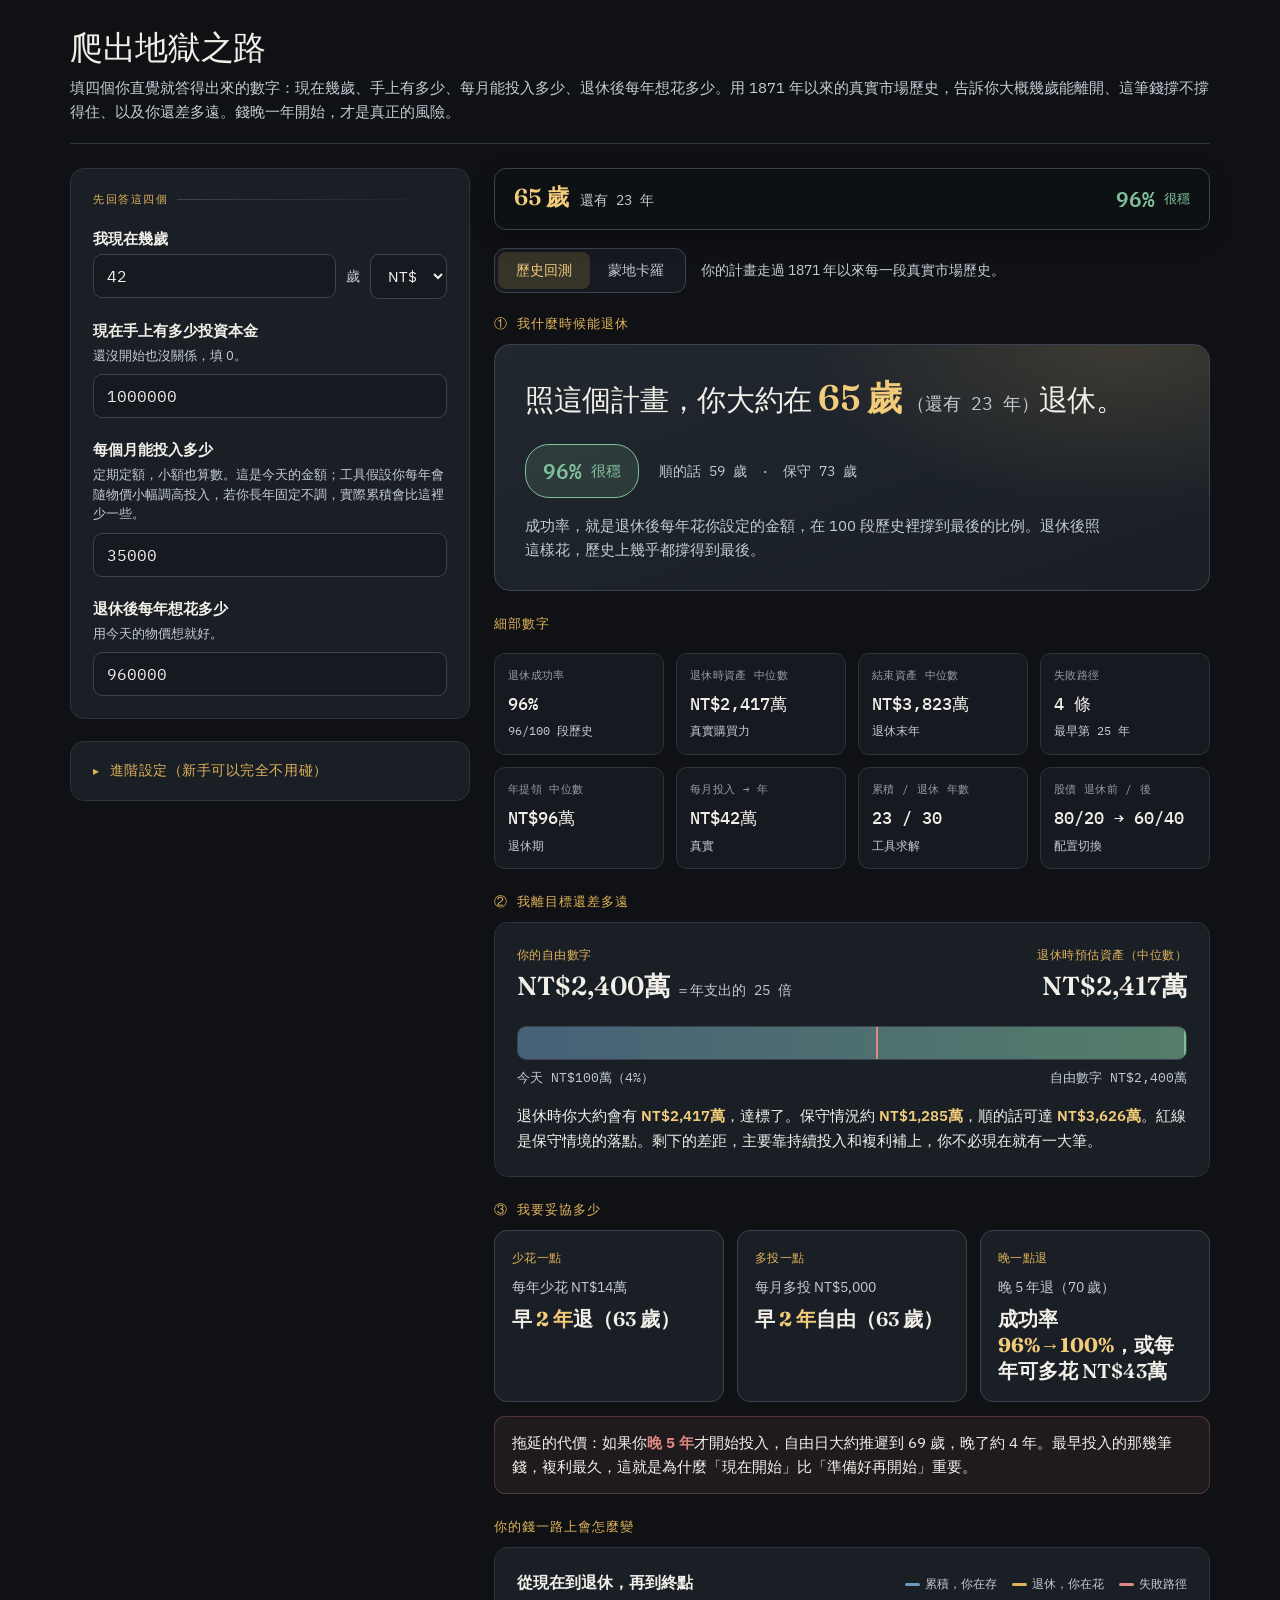
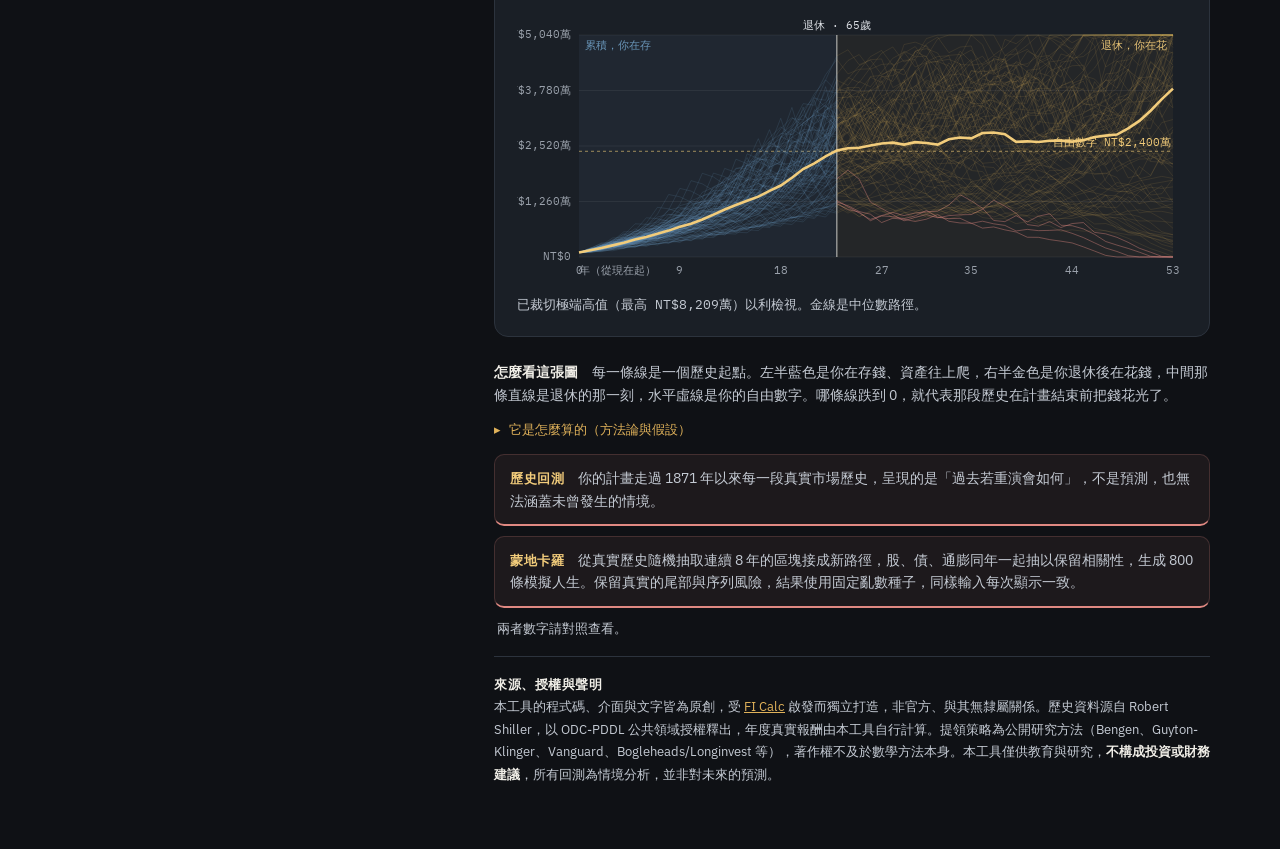
<file: index.html>
<!DOCTYPE html>
<html lang="zh-Hant">
<head>
<meta charset="UTF-8">
<meta name="viewport" content="width=device-width, initial-scale=1.0">
<title>爬出地獄之路｜FIRE 全程試算</title>
<link rel="preconnect" href="https://fonts.googleapis.com">
<link rel="preconnect" href="https://fonts.gstatic.com" crossorigin>
<link href="https://fonts.googleapis.com/css2?family=Fraunces:opsz,wght@9..144,400;9..144,500;9..144,600;9..144,900&family=IBM+Plex+Mono:wght@400;500;600&family=IBM+Plex+Sans:wght@400;500;600;700&display=swap" rel="stylesheet">
<style>
  :root{
    --ink:#0f1115; --ink2:#161a20; --panel:#1a1f26; --panel2:#21272f;
    --line:#2c333d; --line2:#3a434f;
    --txt:#f1efe8; --txt2:#c4cad3; --txt3:#959ca7;
    --gold:#e0b25a; --gold-bright:#f2cc7b; --gold-dim:rgba(224,178,90,0.16);
    --ok:#7fbf9a; --bad:#e08982; --bad-dim:rgba(224,137,130,0.16);
    --acc:#6e9bc0; --acc-dim:rgba(110,155,192,0.16);
    --mono:'IBM Plex Mono',ui-monospace,monospace;
    --sans:'IBM Plex Sans',system-ui,sans-serif;
    --disp:'Fraunces',Georgia,serif;
  }
  *{box-sizing:border-box;margin:0;padding:0}
  html,body{background:var(--ink);color:var(--txt);font-family:var(--sans);-webkit-font-smoothing:antialiased;line-height:1.6}
  body{background-image:radial-gradient(1100px 560px at 84% -14%, rgba(224,178,90,0.05), transparent 62%);min-height:100vh;padding:30px 22px 64px;font-size:15px}
  .wrap{max-width:1140px;margin:0 auto}
  header{padding-bottom:18px;border-bottom:1px solid var(--line);margin-bottom:24px}
  .brand h1{font-family:var(--disp);font-weight:500;font-size:33px;letter-spacing:-0.01em;line-height:1.08}
  .brand h1 em{font-style:italic;color:var(--gold-bright);font-weight:400}
  .brand p{color:var(--txt2);font-size:15px;margin-top:10px;line-height:1.65}
  .grid{display:grid;grid-template-columns:400px 1fr;gap:24px;align-items:start}
  @media(max-width:900px){.grid{grid-template-columns:1fr}}
  .panel{background:var(--panel);border:1px solid var(--line);border-radius:14px;padding:22px}
  .seclabel{font-family:var(--mono);font-size:11px;letter-spacing:0.14em;text-transform:uppercase;color:var(--gold);margin-bottom:18px;display:flex;align-items:center;gap:9px}
  .seclabel::after{content:"";flex:1;height:1px;background:linear-gradient(90deg,var(--line2),transparent)}
  .field{margin-bottom:20px} .field:last-child{margin-bottom:0}
  .field label{display:block;font-size:15px;color:var(--txt);margin-bottom:3px;font-weight:600}
  .field .sub{font-size:13px;color:var(--txt2);margin-bottom:9px;line-height:1.5}
  .inrow{display:flex;align-items:center;gap:10px}
  input[type=number],select,input[type=text]{width:100%;background:var(--ink2);border:1px solid var(--line2);color:var(--txt);font-family:var(--mono);font-size:16px;padding:11px 13px;border-radius:9px;outline:none;transition:.15s}
  input:focus,select:focus{border-color:var(--gold);box-shadow:0 0 0 3px var(--gold-dim)}
  select{cursor:pointer;font-family:var(--sans);font-size:14.5px}
  optgroup{font-family:var(--sans);color:var(--gold-bright);background:var(--ink2);font-style:normal} option{color:var(--txt)}
  .suffix{color:var(--txt2);font-family:var(--mono);font-size:14px;white-space:nowrap}
  input[type=range]{-webkit-appearance:none;appearance:none;width:100%;height:5px;border-radius:3px;background:var(--line2);outline:none;cursor:pointer}
  input[type=range]::-webkit-slider-thumb{-webkit-appearance:none;width:18px;height:18px;border-radius:50%;background:var(--gold);border:2px solid var(--ink);box-shadow:0 0 0 1px var(--gold)}
  input[type=range]::-moz-range-thumb{width:16px;height:16px;border-radius:50%;background:var(--gold);border:2px solid var(--ink)}
  .slval{font-family:var(--mono);font-size:14px;color:var(--gold-bright);min-width:100px;text-align:right}
  .phint{font-size:12.5px;color:var(--txt2);margin-top:7px;line-height:1.55}
  .pnote{font-size:13px;color:var(--txt2);line-height:1.6;background:var(--ink2);border-left:3px solid var(--gold);border-radius:0 8px 8px 0;padding:11px 13px}
  .allocbar{height:11px;border-radius:6px;overflow:hidden;display:flex;margin:11px 0 9px;border:1px solid var(--line2)}
  .allocbar i{display:block;height:100%}
  .alloc-s{background:var(--gold)} .alloc-b{background:var(--acc)} .alloc-c{background:#6a727c}
  .alloclegend{display:flex;gap:16px;font-size:13px;color:var(--txt2);font-family:var(--mono)}
  .alloclegend b{color:var(--txt);font-weight:500}
  .dot{display:inline-block;width:9px;height:9px;border-radius:2px;margin-right:6px;vertical-align:middle}
  .chk{display:flex;align-items:center;gap:9px;font-size:14.5px;color:var(--txt);cursor:pointer;user-select:none;font-weight:600;line-height:1.45} .chk input{width:auto;accent-color:var(--gold);transform:scale(1.15)}
  .flow{background:var(--ink2);border:1px solid var(--line);border-radius:10px;padding:13px;margin-bottom:10px;position:relative}
  .flow .flowgrid{display:grid;grid-template-columns:1fr 1fr;gap:9px} .flow .full{grid-column:1/3}
  .flow input,.flow select{font-size:13.5px;padding:8px 10px} .flow label{font-size:12.5px;margin-bottom:4px;font-weight:600;color:var(--txt2)}
  .flow .rm{position:absolute;top:9px;right:10px;background:none;border:none;color:var(--txt3);cursor:pointer;font-size:18px;line-height:1;padding:2px 5px;border-radius:6px}
  .flow .rm:hover{color:var(--bad);background:var(--bad-dim)}
  .chk2{display:flex;align-items:center;gap:8px;font-size:13px;color:var(--txt2);cursor:pointer} .chk2 input{width:auto;accent-color:var(--gold)}
  .addbtn{width:100%;background:var(--ink2);border:1px dashed var(--line2);color:var(--txt2);padding:11px;border-radius:9px;cursor:pointer;font-family:var(--mono);font-size:13px;transition:.15s}
  .addbtn:hover{border-color:var(--gold);color:var(--gold-bright)}

  .zone{margin-bottom:22px}
  .modebar{display:flex;align-items:center;gap:15px;margin-bottom:20px;flex-wrap:wrap}
  .stickybar{position:sticky;top:10px;z-index:30;display:flex;align-items:center;justify-content:space-between;gap:16px;flex-wrap:wrap;background:rgba(15,17,21,0.94);backdrop-filter:blur(10px);-webkit-backdrop-filter:blur(10px);border:1px solid var(--line2);border-radius:12px;padding:13px 19px;margin-bottom:18px;box-shadow:0 8px 22px rgba(0,0,0,0.28)}
  .sb-main{display:flex;align-items:baseline;gap:11px}
  .sb-age{font-family:var(--disp);font-size:23px;font-weight:600;color:var(--gold-bright);line-height:1}
  .sb-sub{font-size:13.5px;color:var(--txt2);font-family:var(--mono)}
  .sb-rate{display:flex;align-items:center;gap:9px}
  .sb-pct{font-family:var(--mono);font-size:21px;font-weight:600;color:var(--gold-bright)}
  .sb-word{font-family:var(--mono);font-size:13px}
  .seg{display:inline-flex;background:var(--ink2);border:1px solid var(--line2);border-radius:11px;padding:3px}
  .seg button{background:transparent;border:none;color:var(--txt2);font-family:var(--mono);font-size:14px;padding:9px 18px;border-radius:8px;cursor:pointer;font-weight:500;transition:.15s}
  .seg button.on{background:var(--gold-dim);color:var(--gold-bright)}
  .seg button:not(.on):hover{color:var(--txt)}
  .modenote{font-size:13.5px;color:var(--txt2);line-height:1.55;flex:1;min-width:220px}
  .zone .q{font-family:var(--mono);font-size:12.5px;letter-spacing:0.08em;color:var(--gold);margin-bottom:11px;text-transform:uppercase;font-weight:500}
  .herobox{background:linear-gradient(160deg,var(--panel2),var(--panel));border:1px solid var(--line2);border-radius:16px;padding:28px 30px;position:relative;overflow:hidden}
  .herobox::before{content:"";position:absolute;inset:0;background:radial-gradient(460px 230px at 88% 0%,var(--gold-dim),transparent 70%);pointer-events:none}
  .lead{font-family:var(--disp);font-size:29px;font-weight:500;line-height:1.4;letter-spacing:-0.01em;position:relative}
  .lead b{color:var(--gold-bright);font-weight:600;font-size:1.22em}
  .lead .yrs{color:var(--txt2);font-size:0.62em;font-family:var(--mono);font-weight:400}
  .herometa{display:flex;align-items:center;gap:20px;margin-top:22px;flex-wrap:wrap;position:relative}
  .vtag{display:inline-flex;align-items:center;gap:9px;font-family:var(--mono);font-size:15px;padding:9px 17px;border-radius:24px;font-weight:500}
  .vtag .pct{font-size:21px;font-weight:600}
  .herorange{font-size:14px;color:var(--txt2);font-family:var(--mono)}
  .heronote{font-size:14.5px;color:var(--txt2);margin-top:16px;line-height:1.65;max-width:580px;position:relative}

  .gapcard{background:var(--panel);border:1px solid var(--line);border-radius:14px;padding:22px}
  .gaphead{display:flex;justify-content:space-between;align-items:flex-start;gap:16px;flex-wrap:wrap;margin-bottom:18px}
  .gaphead .fi{font-family:var(--disp);font-size:26px;font-weight:600;color:var(--txt);margin-top:2px}
  .gaphead .fi small{font-size:14px;color:var(--txt2);font-family:var(--mono);font-weight:400}
  .gaphead .label{font-family:var(--mono);font-size:12px;letter-spacing:0.04em;color:var(--gold);text-transform:uppercase}
  .bar{position:relative;height:34px;background:var(--ink2);border:1px solid var(--line2);border-radius:9px;overflow:hidden;margin:8px 0 6px}
  .barfill{position:absolute;left:0;top:0;height:100%;background:linear-gradient(90deg,rgba(110,155,192,0.55),rgba(224,178,90,0.6));border-right:2px solid var(--gold-bright)}
  .barfill.over{background:linear-gradient(90deg,rgba(110,155,192,0.55),rgba(127,191,154,0.6));border-right-color:var(--ok)}
  .bartick{position:absolute;top:-2px;height:38px;width:2px;background:var(--bad)}
  .barlbls{display:flex;justify-content:space-between;font-size:13px;color:var(--txt2);font-family:var(--mono);margin-top:8px}
  .gaprange{font-size:15px;color:var(--txt);margin-top:14px;line-height:1.7}
  .gaprange b{color:var(--gold-bright);font-weight:600}
  .fireline{margin-top:15px;padding:13px 16px;background:var(--acc-dim);border-left:3px solid var(--acc);border-radius:0 9px 9px 0;font-size:14px;color:var(--txt);line-height:1.65}
  .fireline .term{color:var(--gold-bright);font-weight:600;font-family:var(--mono);font-size:13.5px}
  .fireline b{color:var(--gold-bright);font-weight:600}
  .fireline + .fireline{margin-top:9px}
  .firetitle{font-family:var(--mono);font-size:12px;letter-spacing:0.06em;color:var(--gold);text-transform:uppercase;margin-top:16px;margin-bottom:2px}

  .tradeoff{display:grid;grid-template-columns:repeat(3,1fr);gap:13px}
  @media(max-width:620px){.tradeoff{grid-template-columns:1fr}}
  .tcard{background:var(--panel);border:1px solid var(--line2);border-radius:13px;padding:17px}
  .tcard .k{font-family:var(--mono);font-size:12px;letter-spacing:0.03em;color:var(--gold);margin-bottom:10px;font-weight:500}
  .tcard .lever{font-size:14px;color:var(--txt2);margin-bottom:8px;line-height:1.5}
  .tcard .res{font-family:var(--disp);font-size:20px;font-weight:600;color:var(--txt);line-height:1.3}
  .tcard .res b{color:var(--gold-bright)}
  .waitline{margin-top:14px;padding:14px 17px;background:rgba(224,137,130,0.08);border:1px solid rgba(224,137,130,0.24);border-radius:11px;font-size:14.5px;color:var(--txt);line-height:1.65}
  .waitline b{color:var(--bad)}

  .chartcard .chart-head{display:flex;align-items:baseline;justify-content:space-between;margin-bottom:10px;gap:12px;flex-wrap:wrap}
  .chart-head h3{font-family:var(--sans);font-size:16px;font-weight:600;color:var(--txt)}
  .chart-head .leg{font-family:var(--mono);font-size:12px;color:var(--txt2);display:flex;gap:15px;flex-wrap:wrap}
  .chart-head .leg i{width:15px;height:3px;display:inline-block;vertical-align:middle;margin-right:5px;border-radius:2px}
  .canvas-wrap{position:relative;width:100%;height:280px} canvas{width:100%;height:100%;display:block}
  .chartnote{font-size:12.5px;color:var(--txt2);margin-top:10px;font-family:var(--mono);line-height:1.5}

  details.adv{margin-top:22px;background:var(--panel);border:1px solid var(--line);border-radius:14px;overflow:hidden}
  details.adv>summary{cursor:pointer;list-style:none;padding:18px 22px;font-family:var(--mono);font-size:13.5px;letter-spacing:0.04em;color:var(--gold);display:flex;align-items:center;gap:10px;font-weight:500}
  details.adv>summary::-webkit-details-marker{display:none}
  details.adv>summary::before{content:"▸";color:var(--gold);transition:.15s;font-size:12px} details.adv[open]>summary::before{content:"▾"}
  details.adv .advbody{padding:4px 22px 22px;border-top:1px solid var(--line)}
  .advgrid{display:grid;grid-template-columns:1fr;gap:20px;margin-top:18px}
  @media(max-width:620px){.advgrid{grid-template-columns:1fr}}
  .advgrid .full{grid-column:1/-1}
  .allocpair{display:grid;grid-template-columns:1fr;gap:14px}
  @media(max-width:620px){.allocpair{grid-template-columns:1fr}}
  .allocbox{background:var(--ink2);border:1px solid var(--line);border-radius:11px;padding:14px}
  .allocbox .t{font-size:13.5px;font-weight:600;color:var(--txt);margin-bottom:3px}
  .allocbox .d{font-size:12px;color:var(--txt2);margin-bottom:10px;line-height:1.45}
  .stats{display:grid;grid-template-columns:repeat(4,1fr);gap:12px;margin-top:20px}
  @media(max-width:620px){.stats{grid-template-columns:repeat(2,1fr)}}
  .stat{background:var(--ink2);border:1px solid var(--line);border-radius:11px;padding:13px}
  .stat .k{font-family:var(--mono);font-size:11px;letter-spacing:0.03em;text-transform:uppercase;color:var(--txt3);margin-bottom:7px}
  .stat .v{font-family:var(--mono);font-size:17px;color:var(--txt);font-weight:500}
  .stat .x{font-size:11.5px;color:var(--txt2);margin-top:4px;font-family:var(--mono)}

  .foot{margin-top:24px;color:var(--txt2);font-size:13.5px;line-height:1.7}
  .foot b{color:var(--txt);font-weight:600}
  .foot details{margin-top:12px} .foot summary{cursor:pointer;color:var(--gold);font-family:var(--mono);font-size:12.5px;list-style:none}
  .foot summary::-webkit-details-marker{display:none} .foot summary::before{content:"▸ ";color:var(--gold)} .foot details[open] summary::before{content:"▾ "}
  .foot .body{margin-top:12px;line-height:1.8;color:var(--txt2)}
  .disclaimer{margin-top:16px;padding:13px 16px;background:rgba(224,137,130,0.07);border:1px solid rgba(224,137,130,0.2);border-radius:10px;color:var(--txt2);font-size:13px;line-height:1.65}
  .methods{margin-top:14px;display:grid;gap:10px}
  .method{padding:12px 15px;background:rgba(224,137,130,0.07);border:1px solid rgba(224,137,130,0.2);border-bottom:2px solid var(--bad);border-radius:10px;font-size:13.5px;color:var(--txt2);line-height:1.65}
  .method b{color:var(--gold-bright);font-family:var(--mono);font-size:13px;letter-spacing:0.04em}
  .methods-foot{font-size:13px;color:var(--txt2);padding-left:3px}
  .src{margin-top:16px;padding-top:16px;border-top:1px solid var(--line);font-size:12.5px;line-height:1.8;color:var(--txt2)}
  .src a{color:var(--gold)}
</style>
</head>
<body>
<div class="wrap">
  <header>
    <div class="brand">
      <h1>爬出地獄之路</h1>
      <p>填四個你直覺就答得出來的數字：現在幾歲、手上有多少、每月能投入多少、退休後每年想花多少。用 1871 年以來的真實市場歷史，告訴你大概幾歲能離開、這筆錢撐不撐得住、以及你還差多遠。錢晚一年開始，才是真正的風險。</p>
    </div>
  </header>

  <div class="grid">
    <div class="controls">
      <div class="panel">
        <div class="seclabel">先回答這四個</div>
        <div class="field">
          <label>我現在幾歲</label>
          <div class="inrow"><input type="number" id="age" value="42" min="18" max="80" step="1"><span class="suffix">歲</span>
            <select id="cur" style="width:84px"><option value="NT$">NT$</option><option value="US$">US$</option><option value="€">€</option></select></div>
        </div>
        <div class="field">
          <label>現在手上有多少投資本金</label>
          <div class="sub">還沒開始也沒關係，填 0。</div>
          <input type="number" id="startCap" value="1000000" step="100000" min="0">
        </div>
        <div class="field">
          <label>每個月能投入多少</label>
          <div class="sub">定期定額，小額也算數。這是今天的金額；工具假設你每年會隨物價小幅調高投入，若你長年固定不調，實際累積會比這裡少一些。</div>
          <input type="number" id="monthly" value="35000" step="1000" min="0">
        </div>
        <div class="field">
          <label>退休後每年想花多少</label>
          <div class="sub">用今天的物價想就好。</div>
          <input type="number" id="spend" value="960000" step="50000" min="0">
        </div>
      </div>
      <details class="adv">
        <summary>進階設定（新手可以完全不用碰）</summary>
        <div class="advbody">
          <div class="advgrid">
            <div class="full">
              <label class="chk"><input type="checkbox" id="manualAge">我想自己指定退休年齡，而不是讓工具幫我算最早能退的時間</label>
              <div class="inrow" id="targetAgeRow" style="margin-top:11px;display:none"><span class="suffix">目標退休年齡</span><input type="number" id="targetAge" value="65" min="30" max="90" step="1" style="width:120px"><span class="suffix">歲</span></div>
            </div>

            <div class="full">
              <label style="margin-bottom:11px">投資組合配置（退休前後可分開設定）</label>
              <div class="allocpair">
                <div class="allocbox">
                  <div class="t">退休前 · 累積期</div>
                  <div class="d">時間長，通常較積極。</div>
                  <div class="inrow"><span style="font-size:13px;color:var(--txt2);width:34px">股</span><input type="range" id="alStocks" min="0" max="100" value="80" step="5"><span class="slval" id="alStocksV"></span></div>
                  <div class="inrow" style="margin-top:9px"><span style="font-size:13px;color:var(--txt2);width:34px">債</span><input type="range" id="alBonds" min="0" max="100" value="20" step="5"><span class="slval" id="alBondsV"></span></div>
                  <div class="allocbar" id="allocbar"><i class="alloc-s"></i><i class="alloc-b"></i><i class="alloc-c"></i></div>
                  <div class="alloclegend"><span><span class="dot alloc-s"></span>股 <b id="lgS"></b></span><span><span class="dot alloc-b"></span>債 <b id="lgB"></b></span><span><span class="dot alloc-c"></span>現金 <b id="lgC"></b></span></div>
                </div>
                <div class="allocbox">
                  <div class="t">退休後 · 提領期</div>
                  <div class="d">怕序列風險，通常較保守。</div>
                  <div class="inrow"><span style="font-size:13px;color:var(--txt2);width:34px">股</span><input type="range" id="alStocksPost" min="0" max="100" value="60" step="5"><span class="slval" id="alStocksPostV"></span></div>
                  <div class="inrow" style="margin-top:9px"><span style="font-size:13px;color:var(--txt2);width:34px">債</span><input type="range" id="alBondsPost" min="0" max="100" value="40" step="5"><span class="slval" id="alBondsPostV"></span></div>
                  <div class="allocbar" id="allocbarPost"><i class="alloc-s"></i><i class="alloc-b"></i><i class="alloc-c"></i></div>
                  <div class="alloclegend"><span><span class="dot alloc-s"></span>股 <b id="lgSp"></b></span><span><span class="dot alloc-b"></span>債 <b id="lgBp"></b></span><span><span class="dot alloc-c"></span>現金 <b id="lgCp"></b></span></div>
                </div>
              </div>
            </div>

            <div>
              <label>目標安全提領率</label>
              <div class="sub">退休後每年從資產領出的比例。越高代表越早退、但越容易花光（4% 是經典的保守基準）。</div>
              <div class="inrow"><input type="number" id="safeRate" value="4" step="0.1" min="2" max="8" style="width:110px"><span class="suffix">%</span></div>
            </div>
            <div>
              <label>退休後要花幾年（餘命）<span class="slval" id="lenVal" style="float:right;font-weight:400"></span></label>
              <input type="range" id="length" min="10" max="60" value="30" step="1" style="margin-top:12px">
            </div>
            <div>
              <label>年度費用率</label>
              <div class="sub">基金或 ETF 的內扣總開銷。</div>
              <div class="inrow"><input type="number" id="fee" value="0.1" step="0.05" min="0" max="5" style="width:110px"><span class="suffix">% / 年</span></div>
            </div>
            <div class="full">
              <label>提領策略</label>
              <select id="strat" style="margin-top:9px"></select>
              <div id="stratDesc" style="font-size:13.5px;color:var(--txt2);line-height:1.65;margin:12px 0 4px"></div>
              <div id="floatNote" style="font-size:12.5px;color:var(--txt3);line-height:1.55"></div>
              <div id="stratParams" style="margin-top:14px"></div>
            </div>
            <div class="full">
              <label>退休期額外現金流</label>
              <div class="sub">年金、被動收入、一次性大筆支出等。</div>
              <div id="flows" style="margin-top:9px"></div>
              <button class="addbtn" id="addFlow">＋ 新增現金流</button>
            </div>
          </div>
        </div>
      </details>
    </div>

    <div class="results">
      <div class="stickybar" id="stickybar">
        <div class="sb-main"><span class="sb-age" id="sbAge">·</span><span class="sb-sub" id="sbYrs"></span></div>
        <div class="sb-rate"><span class="sb-pct" id="sbRate">·</span><span class="sb-word" id="sbWord"></span></div>
      </div>
      <div class="modebar">
        <div class="seg"><button id="modeHist" class="on">歷史回測</button><button id="modeMc">蒙地卡羅</button></div>
        <span class="modenote" id="modenote"></span>
      </div>
      <div class="zone">
        <div class="q">① 我什麼時候能退休</div>
        <div class="herobox">
          <div class="lead" id="lead">·</div>
          <div class="herometa">
            <span class="vtag" id="vtag"><span class="pct" id="srate">·</span><span id="vword"></span></span>
            <span class="herorange" id="herorange"></span>
          </div>
          <div class="heronote" id="heronote"></div>
        </div>
      </div>

      <div class="zone">
        <div class="q">細部數字</div>
        <div class="stats" id="statgrid"></div>
      </div>

      <div class="zone">
        <div class="q">② 我離目標還差多遠</div>
        <div class="gapcard">
          <div class="gaphead">
            <div><div class="label">你的自由數字</div><div class="fi" id="finum">·</div></div>
            <div style="text-align:right"><div class="label">退休時預估資產（中位數）</div><div class="fi" id="atretire">·</div></div>
          </div>
          <div class="bar"><div class="barfill" id="barfill" style="width:0%"></div><div class="bartick" id="bartick" style="left:0%;display:none"></div></div>
          <div class="barlbls"><span id="barL">今天</span><span id="barR">自由數字</span></div>
          <div class="gaprange" id="gaprange"></div>
        </div>
      </div>

      <div class="zone">
        <div class="q">③ 我要妥協多少</div>
        <div class="tradeoff" id="tradeoff"></div>
        <div class="waitline" id="waitline"></div>
      </div>

      <div class="zone">
        <div class="q">你的錢一路上會怎麼變</div>
        <div class="panel chartcard">
          <div class="chart-head">
            <h3>從現在到退休，再到終點</h3>
            <div class="leg">
              <span><i style="background:var(--acc)"></i>累積，你在存</span>
              <span><i style="background:var(--gold)"></i>退休，你在花</span>
              <span><i style="background:var(--bad)"></i>失敗路徑</span>
            </div>
          </div>
          <div class="canvas-wrap"><canvas id="pathChart"></canvas></div>
          <div class="chartnote" id="pathNote"></div>
        </div>
      </div>


      <div class="foot">
        <b>怎麼看這張圖</b>　每一條線是一個歷史起點。左半藍色是你在存錢、資產往上爬，右半金色是你退休後在花錢，中間那條直線是退休的那一刻，水平虛線是你的自由數字。哪條線跌到 0，就代表那段歷史在計畫結束前把錢花光了。
        <details>
          <summary>它是怎麼算的（方法論與假設）</summary>
          <div class="body">
            <b>資料</b>　Robert Shiller 長期資料集（S&amp;P 500 含息總報酬、10 年期公債、CPI、CAPE），1871 至 2022 共 152 個年度真實報酬。<br>
            <b>真實購買力</b>　全程經通膨調整，所有金額都是今日物價。每月投入與退休支出都視為固定的真實金額。<br>
            <b>沒有固定報酬率</b>　引擎不是用一個假設的年化報酬去複利，而是把你的錢丟進每一段真實歷史，逐年套用那一年實際發生的股債報酬。你看到的不是一條線，而是 152 條不同命運的路徑，中間那條金線是中位數。<br>
            <b>何時能退休</b>　自由數字＝退休年支出 ÷ 安全提領率（4% 時就是 25 倍）。工具找出中位數路徑下、資產第一次達到自由數字的年份，就是你的自由年齡，並給樂觀（p90）與保守（p10）區間。<br>
            <b>提領率與成功率連動</b>　退休後每年提領你設定的年支出，跨所有歷史起點回測會不會在計畫結束前花光。提領率調高，自由數字變小、退得早，但提領占資產比例高、成功率下降。這就是早退與安穩之間的取捨。<br>
            <b>退休前後分開配置</b>　累積期套用退休前配置、提領期套用退休後配置，在退休那一年切換。可呈現先積極後保守的真實做法。<br>
            <b>幣別</b>　報酬引擎為美國市場歷史資料，幣別僅為顯示標籤。
          </div>
        </details>
        <div class="methods">
          <div class="method"><b>歷史回測</b>　你的計畫走過 1871 年以來每一段真實市場歷史，呈現的是「過去若重演會如何」，不是預測，也無法涵蓋未曾發生的情境。</div>
          <div class="method"><b>蒙地卡羅</b>　從真實歷史隨機抽取連續 8 年的區塊接成新路徑，股、債、通膨同年一起抽以保留相關性，生成 800 條模擬人生。保留真實的尾部與序列風險，結果使用固定亂數種子，同樣輸入每次顯示一致。</div>
          <div class="methods-foot">兩者數字請對照查看。</div>
        </div>
        <div class="src">
          <b style="color:var(--txt);font-family:var(--mono);letter-spacing:0.04em">來源、授權與聲明</b><br>
          本工具的程式碼、介面與文字皆為原創，受 <a href="https://ficalc.app" target="_blank" rel="noopener">FI Calc</a> 啟發而獨立打造，非官方、與其無隸屬關係。歷史資料源自 Robert Shiller，以 ODC-PDDL 公共領域授權釋出，年度真實報酬由本工具自行計算。提領策略為公開研究方法（Bengen、Guyton-Klinger、Vanguard、Bogleheads/Longinvest 等），著作權不及於數學方法本身。本工具僅供教育與研究，<b style="color:var(--txt)">不構成投資或財務建議</b>，所有回測為情境分析，並非對未來的預測。
        </div>
      </div>
    </div>
  </div>
</div>

<script>
const MARKET_DATA = [{"y":1871,"s":0.13908,"b":0.03463,"i":0.01525,"c":0},{"y":1872,"s":0.08742,"b":0.01509,"i":0.02292,"c":0},{"y":1873,"s":0.02027,"b":0.11246,"i":-0.04405,"c":0},{"y":1874,"s":0.12537,"b":0.16397,"i":-0.06952,"c":0},{"y":1875,"s":0.11763,"b":0.15148,"i":-0.05734,"c":0},{"y":1876,"s":-0.14876,"b":0.04741,"i":0.00829,"c":0},{"y":1877,"s":0.16943,"b":0.24756,"i":-0.15631,"c":0},{"y":1878,"s":0.29592,"b":0.17296,"i":-0.10293,"c":0},{"y":1879,"s":0.23838,"b":-0.12388,"i":0.20652,"c":0},{"y":1880,"s":0.34352,"b":0.12872,"i":-0.05706,"c":0},{"y":1881,"s":-0.07182,"b":-0.03482,"i":0.08068,"c":18.5},{"y":1882,"s":0.05585,"b":0.05514,"i":-0.01866,"c":15.7},{"y":1883,"s":0.02298,"b":0.12245,"i":-0.07608,"c":15.3},{"y":1884,"s":-0.02323,"b":0.16356,"i":-0.10293,"c":14.4},{"y":1885,"s":0.3461,"b":0.08467,"i":-0.03502,"c":13.1},{"y":1886,"s":0.1194,"b":0.0223,"i":0.0,"c":16.7},{"y":1887,"s":-0.0514,"b":-0.02261,"i":0.04756,"c":17.5},{"y":1888,"s":0.08203,"b":0.10358,"i":-0.0454,"c":15.4},{"y":1889,"s":0.12411,"b":0.08856,"i":-0.04756,"c":15.8},{"y":1890,"s":-0.08444,"b":-0.00576,"i":0.02497,"c":17.2},{"y":1891,"s":0.26506,"b":0.10425,"i":-0.06026,"c":15.4},{"y":1892,"s":-0.01504,"b":-0.04922,"i":0.07776,"c":19.0},{"y":1893,"s":-0.0635,"b":0.20088,"i":-0.13291,"c":17.7},{"y":1894,"s":0.07969,"b":0.10027,"i":-0.04088,"c":15.7},{"y":1895,"s":0.0354,"b":0.01016,"i":0.0137,"c":16.5},{"y":1896,"s":0.06251,"b":0.08216,"i":-0.02853,"c":16.6},{"y":1897,"s":0.16939,"b":0.00822,"i":0.02937,"c":17.0},{"y":1898,"s":0.27429,"b":0.0373,"i":0.01502,"c":19.2},{"y":1899,"s":-0.11281,"b":-0.12109,"i":0.16864,"c":22.9},{"y":1900,"s":0.23932,"b":0.06089,"i":-0.02405,"c":18.7},{"y":1901,"s":0.16591,"b":0.00018,"i":0.02464,"c":21.0},{"y":1902,"s":-0.01215,"b":-0.06716,"i":0.0962,"c":22.3},{"y":1903,"s":-0.13282,"b":0.07241,"i":-0.04388,"c":20.3},{"y":1904,"s":0.29138,"b":0.00485,"i":0.02295,"c":15.9},{"y":1905,"s":0.21305,"b":0.03862,"i":0.0,"c":18.5},{"y":1906,"s":-0.03625,"b":-0.02745,"i":0.04486,"c":20.1},{"y":1907,"s":-0.2252,"b":0.04416,"i":-0.02147,"c":17.2},{"y":1908,"s":0.35057,"b":0.01418,"i":0.03233,"c":11.9},{"y":1909,"s":0.04921,"b":-0.07313,"i":0.10738,"c":14.8},{"y":1910,"s":0.03634,"b":0.10894,"i":-0.06768,"c":14.6},{"y":1911,"s":0.04655,"b":0.04893,"i":-0.01083,"c":14.1},{"y":1912,"s":-0.00148,"b":-0.06087,"i":0.07338,"c":13.8},{"y":1913,"s":-0.06643,"b":0.04459,"i":0.02041,"c":13.2},{"y":1914,"s":-0.06406,"b":0.02546,"i":0.01,"c":11.6},{"y":1915,"s":0.27434,"b":0.02602,"i":0.0297,"c":10.4},{"y":1916,"s":-0.03792,"b":-0.08688,"i":0.125,"c":12.5},{"y":1917,"s":-0.31921,"b":-0.14952,"i":0.19658,"c":11.0},{"y":1918,"s":0.00176,"b":-0.10842,"i":0.17857,"c":6.6},{"y":1919,"s":0.02273,"b":-0.1352,"i":0.1697,"c":6.1},{"y":1920,"s":-0.12619,"b":0.05764,"i":-0.01554,"c":6.0},{"y":1921,"s":0.23761,"b":0.24663,"i":-0.11053,"c":5.1},{"y":1922,"s":0.29897,"b":0.04479,"i":-0.00592,"c":6.3},{"y":1923,"s":0.02409,"b":0.03504,"i":0.02976,"c":8.2},{"y":1924,"s":0.27116,"b":0.05557,"i":0.0,"c":8.1},{"y":1925,"s":0.21654,"b":0.01691,"i":0.03468,"c":9.7},{"y":1926,"s":0.14115,"b":0.08715,"i":-0.02235,"c":11.3},{"y":1927,"s":0.38745,"b":0.04612,"i":-0.01143,"c":13.2},{"y":1928,"s":0.49348,"b":0.0247,"i":-0.01156,"c":18.8},{"y":1929,"s":-0.09427,"b":0.05981,"i":0.0,"c":27.1},{"y":1930,"s":-0.16895,"b":0.10673,"i":-0.07018,"c":22.3},{"y":1931,"s":-0.38028,"b":0.1205,"i":-0.10063,"c":16.7},{"y":1932,"s":0.0402,"b":0.1808,"i":-0.0979,"c":9.3},{"y":1933,"s":0.53104,"b":0.024,"i":0.02326,"c":8.7},{"y":1934,"s":-0.10711,"b":0.02606,"i":0.0303,"c":13.0},{"y":1935,"s":0.52711,"b":0.02392,"i":0.01471,"c":11.5},{"y":1936,"s":0.29893,"b":0.00234,"i":0.02174,"c":17.1},{"y":1937,"s":-0.32561,"b":0.02904,"i":0.00709,"c":21.6},{"y":1938,"s":0.18949,"b":0.05653,"i":-0.01408,"c":13.5},{"y":1939,"s":0.03798,"b":0.04317,"i":-0.00714,"c":15.6},{"y":1940,"s":-0.10171,"b":0.02857,"i":0.01439,"c":16.4},{"y":1941,"s":-0.18337,"b":-0.12098,"i":0.11348,"c":13.9},{"y":1942,"s":0.12971,"b":-0.04889,"i":0.07643,"c":10.1},{"y":1943,"s":0.20069,"b":-0.00552,"i":0.02959,"c":10.2},{"y":1944,"s":0.17002,"b":0.01039,"i":0.02299,"c":11.1},{"y":1945,"s":0.363,"b":0.01544,"i":0.02247,"c":12.0},{"y":1946,"s":-0.25535,"b":-0.13905,"i":0.18132,"c":15.6},{"y":1947,"s":-0.06893,"b":-0.08619,"i":0.10233,"c":11.5},{"y":1948,"s":0.08199,"b":0.02192,"i":0.01266,"c":10.4},{"y":1949,"s":0.20112,"b":0.04405,"i":-0.02083,"c":10.2},{"y":1950,"s":0.24514,"b":-0.07171,"i":0.08085,"c":10.8},{"y":1951,"s":0.16826,"b":-0.02521,"i":0.04331,"c":11.9},{"y":1952,"s":0.14258,"b":0.01121,"i":0.00377,"c":12.5},{"y":1953,"s":0.01877,"b":0.04444,"i":0.01128,"c":13.0},{"y":1954,"s":0.47925,"b":0.02209,"i":-0.00743,"c":12.0},{"y":1955,"s":0.28459,"b":-0.00033,"i":0.00375,"c":16.0},{"y":1956,"s":0.03779,"b":-0.04227,"i":0.02985,"c":18.3},{"y":1957,"s":-0.09095,"b":0.02611,"i":0.03623,"c":16.7},{"y":1958,"s":0.3844,"b":-0.05145,"i":0.01399,"c":13.8},{"y":1959,"s":0.06545,"b":-0.02032,"i":0.01034,"c":18.0},{"y":1960,"s":0.04758,"b":0.09443,"i":0.01706,"c":18.3},{"y":1961,"s":0.18303,"b":0.01382,"i":0.00671,"c":18.5},{"y":1962,"s":-0.03862,"b":0.04559,"i":0.01333,"c":21.2},{"y":1963,"s":0.19271,"b":-0.00318,"i":0.01645,"c":19.3},{"y":1964,"s":0.14886,"b":0.03022,"i":0.00971,"c":21.6},{"y":1965,"s":0.09517,"b":-0.00756,"i":0.01923,"c":23.3},{"y":1966,"s":-0.09532,"b":0.01322,"i":0.03459,"c":24.1},{"y":1967,"s":0.12036,"b":-0.05464,"i":0.03647,"c":20.4},{"y":1968,"s":0.05968,"b":-0.02233,"i":0.04399,"c":21.5},{"y":1969,"s":-0.13869,"b":-0.10518,"i":0.0618,"c":21.2},{"y":1970,"s":0.02136,"b":0.12283,"i":0.05291,"c":17.1},{"y":1971,"s":0.10389,"b":0.04794,"i":0.03266,"c":16.5},{"y":1972,"s":0.13721,"b":-0.01061,"i":0.0365,"c":17.3},{"y":1973,"s":-0.23459,"b":-0.05836,"i":0.0939,"c":18.7},{"y":1974,"s":-0.29391,"b":-0.07214,"i":0.11803,"c":13.5},{"y":1975,"s":0.30437,"b":-0.00687,"i":0.06718,"c":8.9},{"y":1976,"s":0.05732,"b":0.05652,"i":0.05216,"c":11.2},{"y":1977,"s":-0.14817,"b":-0.04044,"i":0.06838,"c":11.4},{"y":1978,"s":0.06401,"b":-0.07437,"i":0.0928,"c":9.2},{"y":1979,"s":0.02863,"b":-0.1255,"i":0.13909,"c":9.3},{"y":1980,"s":0.12734,"b":-0.09171,"i":0.11825,"c":8.8},{"y":1981,"s":-0.14377,"b":-0.05168,"i":0.08391,"c":9.3},{"y":1982,"s":0.25477,"b":0.33009,"i":0.03712,"c":7.4},{"y":1983,"s":0.15543,"b":-0.00251,"i":0.04192,"c":8.8},{"y":1984,"s":0.04258,"b":0.09388,"i":0.03533,"c":9.9},{"y":1985,"s":0.21678,"b":0.19755,"i":0.03886,"c":10.0},{"y":1986,"s":0.29522,"b":0.21122,"i":0.0146,"c":11.7},{"y":1987,"s":-0.06174,"b":-0.06371,"i":0.04047,"c":14.9},{"y":1988,"s":0.127,"b":0.01427,"i":0.04667,"c":13.9},{"y":1989,"s":0.16928,"b":0.08876,"i":0.05202,"c":15.1},{"y":1990,"s":-0.06133,"b":0.03129,"i":0.05651,"c":17.1},{"y":1991,"s":0.28612,"b":0.12073,"i":0.026,"c":15.6},{"y":1992,"s":0.04343,"b":0.06412,"i":0.03259,"c":19.8},{"y":1993,"s":0.08959,"b":0.09676,"i":0.02525,"c":20.3},{"y":1994,"s":-0.01597,"b":-0.09584,"i":0.02804,"c":21.4},{"y":1995,"s":0.31736,"b":0.19238,"i":0.02728,"c":20.2},{"y":1996,"s":0.23617,"b":-0.03458,"i":0.03044,"c":24.8},{"y":1997,"s":0.25938,"b":0.12037,"i":0.01571,"c":28.3},{"y":1998,"s":0.29354,"b":0.0961,"i":0.01671,"c":32.9},{"y":1999,"s":0.12498,"b":-0.10554,"i":0.02739,"c":40.6},{"y":2000,"s":-0.08624,"b":0.13028,"i":0.03732,"c":43.8},{"y":2001,"s":-0.14451,"b":0.04814,"i":0.01142,"c":37.0},{"y":2002,"s":-0.22148,"b":0.09539,"i":0.02597,"c":30.3},{"y":2003,"s":0.26154,"b":0.01359,"i":0.01926,"c":22.9},{"y":2004,"s":0.03001,"b":0.00646,"i":0.0297,"c":27.7},{"y":2005,"s":0.0592,"b":-0.01177,"i":0.03985,"c":26.6},{"y":2006,"s":0.11087,"b":-0.00098,"i":0.02078,"c":26.5},{"y":2007,"s":-0.05468,"b":0.07822,"i":0.04278,"c":27.2},{"y":2008,"s":-0.35649,"b":0.13423,"i":0.00028,"c":24.0},{"y":2009,"s":0.29844,"b":-0.08981,"i":0.02629,"c":15.2},{"y":2010,"s":0.14522,"b":0.04625,"i":0.01629,"c":20.5},{"y":2011,"s":0.0047,"b":0.1173,"i":0.02924,"c":23.0},{"y":2012,"s":0.14399,"b":0.00851,"i":0.01597,"c":21.2},{"y":2013,"s":0.23654,"b":-0.07005,"i":0.01581,"c":21.9},{"y":2014,"s":0.13581,"b":0.11005,"i":-0.0009,"c":24.9},{"y":2015,"s":-0.0475,"b":-0.01184,"i":0.01373,"c":26.5},{"y":2016,"s":0.1816,"b":-0.03052,"i":0.02499,"c":24.2},{"y":2017,"s":0.22458,"b":-0.00816,"i":0.02071,"c":28.1},{"y":2018,"s":-0.06201,"b":5e-05,"i":0.01549,"c":33.3},{"y":2019,"s":0.2504,"b":0.07871,"i":0.02487,"c":28.4},{"y":2020,"s":0.16238,"b":0.06078,"i":0.01399,"c":31.0},{"y":2021,"s":0.13707,"b":-0.1118,"i":0.07481,"c":34.5},{"y":2022,"s":-0.17309,"b":-0.17006,"i":0.06409,"c":36.9}];
const byYear={}; MARKET_DATA.forEach(d=>byYear[d.y]=d);
const YEARS=MARKET_DATA.map(d=>d.y);
const MAXY=YEARS[YEARS.length-1];
const SCAN_CAP=60;
const $=id=>document.getElementById(id);
let lastResult=null,flowSeq=0;const flowState=[];

function pmtRate(n,g){return n<=0?1:(g===0?1/n:(g/(1-Math.pow(1+g,-n)))/(1+g));}
function pctile(a,p){if(!a.length)return 0;const i=(a.length-1)*p,lo=Math.floor(i),hi=Math.ceil(i);return lo===hi?a[lo]:a[lo]+(a[hi]-a[lo])*(i-lo);}
function fmtCompact(v,cur){const neg=v<0;v=Math.abs(v);let s;
  if(cur==='NT$'){if(v>=1e8)s=(v/1e8).toFixed(v>=1e9?0:2)+'億';else if(v>=1e4)s=Math.round(v/1e4).toLocaleString('en-US')+'萬';else s=Math.round(v).toString();s=cur+s;}
  else{if(v>=1e9)s=cur+(v/1e9).toFixed(1)+'B';else if(v>=1e6)s=cur+(v/1e6).toFixed(1)+'M';else if(v>=1e3)s=cur+(v/1e3).toFixed(0)+'k';else s=cur+Math.round(v);}
  return neg?'−'+s:s;}

/* ---------- strategies ---------- */
const STRATS={
  constdollar:{name:'定額提領（4% 法則）',
    desc:'每年提領固定的真實金額，等於你設定的退休年支出，並隨通膨維持購買力，完全不看市場。最可預測，但市場重挫時不減少提領，破產風險集中在退休前幾年就遇空頭（序列風險）。',
    params:[],note:'提領金額＝你設定的「退休後每年想花多少」。',
    fn:(p,st)=>st.spending},
  pct:{name:'固定百分比',
    desc:'每年領當下資產的固定比例，永遠不會歸零，但市場大跌時收入跟著大砍。可加地板或天花板框住波動。',
    params:[{k:'rate',label:'提領比例',unit:'%',def:4,step:0.1,min:0.5,max:15,hint:'調高代表平均領更多，但市場差時的收入低點也更難看。'},
      {k:'floor',label:'地板（佔首年提領，0 為關閉）',unit:'%',def:0,step:5,min:0,max:200,hint:'收入下限。設了地板會重新引入破產可能。'},
      {k:'ceil',label:'天花板（佔首年提領，0 為關閉）',unit:'%',def:0,step:5,min:0,max:400,hint:'收入上限。'}],
    fn:(p,st)=>{let w=st.bal*p.rate;const base=st.initBal*p.rate;if(p.floor>0)w=Math.max(w,base*p.floor);if(p.ceil>0)w=Math.min(w,base*p.ceil);return w;}},
  vpw:{name:'VPW 可變提領率',
    desc:'把資產當成一份會花光的年金，依剩餘年數與預期報酬決定當年比例，年紀越大領越多、最後一年領完。不會提前破產。預期報酬依退休後配置自動推估。',
    params:[],note:'無參數，預期真實報酬依退休後配置自動推估。',
    fn:(p,st)=>{const g=st.ws*0.05+st.wb*0.019;return st.bal*pmtRate(st.length-st.k,g);}},
  gk:{name:'Guyton-Klinger 護欄法',
    desc:'平時維持去年的真實提領，但設兩道護欄：提領率衝太高時砍、掉太低時加。穩定與彈性兼顧（簡化版）。',
    params:[{k:'rate',label:'初始提領率',unit:'%',def:5,step:0.1,min:1,max:12,hint:'起始提領率，也是兩道護欄的中心。'},
      {k:'band',label:'護欄帶寬',unit:'%',def:20,step:5,min:5,max:50,hint:'調寬代表較少觸發、收入更穩。'},
      {k:'adj',label:'觸發調整幅度',unit:'%',def:10,step:5,min:5,max:30,hint:'每次觸發砍掉或加上的幅度。'}],
    fn:(p,st)=>{if(st.prevW==null)return st.initBal*p.rate;let w=st.prevW;const wr=w/st.bal;if(wr>p.rate*(1+p.band))w*=(1-p.adj);else if(wr<p.rate*(1-p.band))w*=(1+p.adj);return w;}},
  vanguard:{name:'Vanguard 動態支出',
    desc:'每年以「資產 × 目標比例」為目標，但限制本年提領最多比去年多 X%、最少少 Y%。跟著市場走，但變動平滑。',
    params:[{k:'rate',label:'目標提領比例',unit:'%',def:4.5,step:0.1,min:1,max:12,hint:'理想提領＝此比例 × 當前資產。'},
      {k:'ceiling',label:'天花板（相對去年最大漲幅）',unit:'%',def:5,step:0.5,min:0,max:20,hint:'市場好時收入的上調速度。'},
      {k:'floor',label:'地板（相對去年最大跌幅）',unit:'%',def:2.5,step:0.5,min:0,max:20,hint:'越接近 0，收入越不易被砍。'}],
    fn:(p,st)=>{const target=st.bal*p.rate;if(st.prevW==null)return target;return Math.min(Math.max(target,st.prevW*(1-p.floor)),st.prevW*(1+p.ceiling));}},
  sensible:{name:'Sensible（基底加分潤）',
    desc:'每年保證領一個固定基底，若去年組合有實質獲利，再額外領獲利的一部分當享受金。市場差時只領基底。',
    params:[{k:'base',label:'基底提領率',unit:'%',def:3,step:0.1,min:0.5,max:8,hint:'每年保底，建議低於一般提領率。'},
      {k:'extras',label:'享受金比例（去年獲利分潤）',unit:'%',def:50,step:5,min:0,max:100,hint:'去年獲利中額外提領的比例。'}],
    fn:(p,st)=>{const base=st.initBal*p.base;const extra=(st.prevGain!=null&&st.prevGain>0)?p.extras*st.prevGain:0;return base+extra;}},
  cape:{name:'CAPE 動態提領',
    desc:'用市場估值（席勒本益比 CAPE）調整提領：貴的時候少領、便宜的時候多領。需 CAPE 資料，僅回測 1881 年後的起點。',
    params:[{k:'a',label:'常數項 a',unit:'%',def:1,step:0.1,min:0,max:4,hint:'估值再高，每年至少領這個比例。'},
      {k:'b',label:'係數 b（估值敏感度）',unit:'',def:0.5,step:0.05,min:0,max:1.5,raw:true,hint:'調高代表提領隨 CAPE 變動更劇烈。'}],
    fn:(p,st)=>{if(!st.md.c||st.md.c<=0)return null;return st.bal*(p.a+p.b/st.md.c);}}
};
const GROUPS=[['基本',['constdollar','pct']],['最大化支出',['vpw']],['最大化持久度',['gk','vanguard','sensible','cape']]];

/* ---------- engine ---------- */
function cumInflFactor(sy,k){let f=1;for(let j=0;j<k;j++){const md=byYear[sy+j];if(!md)return f;f*=(1+md.i);}return f;}
function runPath(sy,cfg){
  let bal=cfg.startCap;const accBals=[bal];
  for(let k=0;k<cfg.accumYears;k++){const md=byYear[sy+k];if(!md)return null;
    bal+=cfg.annualContrib;const r=cfg.ws*md.s+cfg.wb*md.b;bal*=(1+r-cfg.fee);if(bal<0)bal=0;accBals.push(bal);}
  const atRetire=bal,rStart=sy+cfg.accumYears;
  const wbals=[bal],wd=[];let prevW=null,prevGain=null,failed=false,failYear=null;
  for(let k=0;k<cfg.length;k++){
    const md=byYear[rStart+k];if(!md)return null;
    const st={bal,k,length:cfg.length,initBal:atRetire,prevW,prevGain,md,ws:cfg.wsPost,wb:cfg.wbPost,wc:cfg.wcPost,spending:cfg.spending};
    let W=cfg.fn(cfg.sp,st);if(W===null)return null;if(!isFinite(W)||W<0)W=0;
    let net=0;for(const fl of cfg.flows){if(k+1>=fl.start&&k+1<=fl.end){let amt=fl.amount;if(!fl.inflationAdj)amt/=cumInflFactor(rStart,k);net+=fl.type==='income'?amt:-amt;}}
    const outflow=W-net;
    if(outflow>bal+1e-6){failed=true;failYear=k+1;wd.push(Math.max(0,bal+net));wbals.push(0);for(let j=k+1;j<cfg.length;j++){wbals.push(0);wd.push(0);}break;}
    bal-=outflow;wd.push(W);prevW=W;
    const before=bal,r=cfg.wsPost*md.s+cfg.wbPost*md.b;bal*=(1+r-cfg.fee);if(bal<0)bal=0;prevGain=bal-before;wbals.push(bal);}
  return {sy,atRetire,accBals,wbals,wd,full:accBals.concat(wbals.slice(1)),end:bal,success:!failed,failYear};
}
function runIntegrated(cfg){
  const paths=[];
  for(const sy of YEARS){if(sy+cfg.accumYears+cfg.length-1>MAXY)break;const p=runPath(sy,cfg);if(p)paths.push(p);}
  const n=paths.length,ok=paths.filter(p=>p.success).length,sr=n?ok/n*100:0;
  const atR=paths.map(p=>p.atRetire).sort((a,b)=>a-b);
  const ends=paths.map(p=>p.end).sort((a,b)=>a-b);
  const wd=[];paths.forEach(p=>p.wd.forEach((w,i)=>{if(i<(p.failYear??cfg.length))wd.push(w);}));wd.sort((a,b)=>a-b);
  const fails=paths.filter(p=>!p.success);
  return {paths,n,ok,sr,atR,ends,wd,fails:fails.length,minFail:fails.length?Math.min(...fails.map(p=>p.failYear)):null};
}
function accumSeries(cfg,contribStartYear){
  const cols=Array.from({length:SCAN_CAP+1},()=>[]);
  for(const sy of YEARS){let bal=cfg.startCap;cols[0].push(bal);
    for(let k=0;k<SCAN_CAP;k++){const md=byYear[sy+k];if(!md)break;
      if(k>=contribStartYear)bal+=cfg.annualContrib;
      const r=cfg.ws*md.s+cfg.wb*md.b;bal*=(1+r-cfg.fee);if(bal<0)bal=0;cols[k+1].push(bal);}}
  const med=[],p10=[],p90=[];
  for(let A=0;A<=SCAN_CAP;A++){const c=cols[A].slice().sort((a,b)=>a-b);med.push(pctile(c,0.5));p10.push(pctile(c,0.1));p90.push(pctile(c,0.9));}
  return {med,p10,p90};
}
function yearsTo(series,target){for(let A=0;A<=SCAN_CAP;A++){if(series[A]>=target)return A;}return null;}
function freedomN(cfg){const acc=accumSeries(cfg,0);const FI=cfg.spending/cfg.safeRate;return yearsTo(acc.med,FI);}

/* ---------- Monte Carlo (block bootstrap) ---------- */
let MODE='hist';
const MC_K=800, MC_KA=400, MC_B=8;
function mulberry32(a){return function(){a|=0;a=a+0x6D2B79F5|0;let t=Math.imul(a^a>>>15,1|a);t=t+Math.imul(t^t>>>7,61|t)^t;return((t^t>>>14)>>>0)/4294967296;};}
function mcSequence(pool,total,B,rng){const seq=[],L=pool.length;while(seq.length<total){const start=Math.floor(rng()*L);for(let j=0;j<B&&seq.length<total;j++)seq.push(pool[(start+j)%L]);}return seq;}
function runPathFromSeq(seq,cfg){
  let bal=cfg.startCap;const accBals=[bal];
  for(let k=0;k<cfg.accumYears;k++){const md=seq[k];bal+=cfg.annualContrib;const r=cfg.ws*md.s+cfg.wb*md.b;bal*=(1+r-cfg.fee);if(bal<0)bal=0;accBals.push(bal);}
  const atRetire=bal;const wbals=[bal],wd=[];let prevW=null,prevGain=null,failed=false,failYear=null;
  for(let k=0;k<cfg.length;k++){
    const md=seq[cfg.accumYears+k];
    const st={bal,k,length:cfg.length,initBal:atRetire,prevW,prevGain,md,ws:cfg.wsPost,wb:cfg.wbPost,wc:cfg.wcPost,spending:cfg.spending};
    let W=cfg.fn(cfg.sp,st);if(W===null)W=0;if(!isFinite(W)||W<0)W=0;
    let net=0;for(const fl of cfg.flows){if(k+1>=fl.start&&k+1<=fl.end){let amt=fl.amount;if(!fl.inflationAdj){let f=1;for(let j=0;j<k;j++)f*=(1+seq[cfg.accumYears+j].i);amt/=f;}net+=fl.type==='income'?amt:-amt;}}
    const outflow=W-net;
    if(outflow>bal+1e-6){failed=true;failYear=k+1;wd.push(Math.max(0,bal+net));wbals.push(0);for(let j=k+1;j<cfg.length;j++){wbals.push(0);wd.push(0);}break;}
    bal-=outflow;wd.push(W);prevW=W;
    const before=bal,r=cfg.wsPost*md.s+cfg.wbPost*md.b;bal*=(1+r-cfg.fee);if(bal<0)bal=0;prevGain=bal-before;wbals.push(bal);}
  return {atRetire,accBals,wbals,wd,full:accBals.concat(wbals.slice(1)),end:bal,success:!failed,failYear};
}
function runMonteCarlo(cfg){
  const total=cfg.accumYears+cfg.length;
  const pool=(cfg.strat==='cape')?MARKET_DATA.filter(d=>d.c>0):MARKET_DATA;
  const rng=mulberry32(0x9E3779B9);const paths=[];
  for(let i=0;i<MC_K;i++){paths.push(runPathFromSeq(mcSequence(pool,total,MC_B,rng),cfg));}
  const n=paths.length,ok=paths.filter(p=>p.success).length,sr=n?ok/n*100:0;
  const atR=paths.map(p=>p.atRetire).sort((a,b)=>a-b);
  const ends=paths.map(p=>p.end).sort((a,b)=>a-b);
  const wd=[];paths.forEach(p=>p.wd.forEach((w,i)=>{if(i<(p.failYear??cfg.length))wd.push(w);}));wd.sort((a,b)=>a-b);
  const fails=paths.filter(p=>!p.success);
  return {paths,n,ok,sr,atR,ends,wd,fails:fails.length,minFail:fails.length?Math.min(...fails.map(p=>p.failYear)):null};
}
function mcAccumSeries(cfg,contribStartYear){
  const pool=MARKET_DATA;const rng=mulberry32((0x85EBCA77 ^ (contribStartYear*2654435761))>>>0);
  const cols=Array.from({length:SCAN_CAP+1},()=>[]);
  for(let i=0;i<MC_KA;i++){let bal=cfg.startCap;cols[0].push(bal);const seq=mcSequence(pool,SCAN_CAP,MC_B,rng);
    for(let k=0;k<SCAN_CAP;k++){if(k>=contribStartYear)bal+=cfg.annualContrib;const r=cfg.ws*seq[k].s+cfg.wb*seq[k].b;bal*=(1+r-cfg.fee);if(bal<0)bal=0;cols[k+1].push(bal);}}
  const med=[],p10=[],p90=[];
  for(let A=0;A<=SCAN_CAP;A++){const c=cols[A].slice().sort((a,b)=>a-b);med.push(pctile(c,0.5));p10.push(pctile(c,0.1));p90.push(pctile(c,0.9));}
  return {med,p10,p90};
}
function accumSeriesMode(cfg,c){return MODE==='mc'?mcAccumSeries(cfg,c):accumSeries(cfg,c);}
function runMode(cfg){return MODE==='mc'?runMonteCarlo(cfg):runIntegrated(cfg);}
function freedomNMode(cfg){const acc=accumSeriesMode(cfg,0);return yearsTo(acc.med,cfg.spending/cfg.safeRate);}

/* ---------- UI plumbing ---------- */
function buildStratSelect(){const sel=$('strat');sel.innerHTML='';
  GROUPS.forEach(([g,keys])=>{const og=document.createElement('optgroup');og.label=g;keys.forEach(k=>{const o=document.createElement('option');o.value=k;o.textContent=STRATS[k].name;og.appendChild(o);});sel.appendChild(og);});}
function renderStratParams(){const s=$('strat').value,def=STRATS[s];
  $('stratDesc').textContent=def.desc;
  $('floatNote').textContent=(s==='constdollar')?'':'※ 此策略實際支出隨資產浮動，退休年支出仍用於計算自由數字與退休點。';
  const box=$('stratParams');box.innerHTML='';
  if(!def.params||!def.params.length){if(def.note){const n=document.createElement('div');n.className='pnote';n.textContent=def.note;box.appendChild(n);}return;}
  def.params.forEach(pr=>{const f=document.createElement('div');f.className='field';
    f.innerHTML=`<label>${pr.label}</label><div class="inrow"><input type="number" data-pk="${pr.k}" value="${pr.def}" step="${pr.step}" min="${pr.min}" max="${pr.max}" style="width:140px"><span class="suffix">${pr.unit}</span></div><div class="phint">${pr.hint||''}</div>`;
    box.appendChild(f);});
  box.querySelectorAll('input').forEach(i=>i.addEventListener('input',schedule));}
function readStratParams(){const s=$('strat').value,def=STRATS[s],out={};
  $('stratParams').querySelectorAll('input[data-pk]').forEach(i=>{const pr=def.params.find(x=>x.k===i.dataset.pk);let v=parseFloat(i.value);if(isNaN(v))v=pr.def;out[i.dataset.pk]=pr.raw?v:v/100;});
  return {strat:s,sp:out,fn:def.fn};}
function addFlow(data){const id=++flowSeq;const d=data||{name:'',type:'income',amount:0,start:1,end:parseInt($('length').value),infl:true};flowState.push({id,...d});
  const el=document.createElement('div');el.className='flow';el.dataset.id=id;
  el.innerHTML=`<button class="rm" title="移除">×</button><div class="flowgrid">
    <div class="full"><label>名稱</label><input type="text" data-fk="name" value="${d.name}" placeholder="例：勞保年金 / 房租"></div>
    <div><label>類型</label><select data-fk="type"><option value="income"${d.type==='income'?' selected':''}>收入（＋）</option><option value="expense"${d.type==='expense'?' selected':''}>支出（−）</option></select></div>
    <div><label>金額 / 年</label><input type="number" data-fk="amount" value="${d.amount}" step="10000" min="0"></div>
    <div><label>起始退休年</label><input type="number" data-fk="start" value="${d.start}" min="1" step="1"></div>
    <div><label>結束退休年</label><input type="number" data-fk="end" value="${d.end}" min="1" step="1"></div>
    <div class="full"><label class="chk2"><input type="checkbox" data-fk="infl"${d.infl?' checked':''}>隨通膨調整</label></div></div>`;
  el.querySelector('.rm').addEventListener('click',()=>{const i=flowState.findIndex(f=>f.id===id);if(i>=0)flowState.splice(i,1);el.remove();schedule();});
  el.querySelectorAll('[data-fk]').forEach(inp=>inp.addEventListener('input',()=>{const f=flowState.find(x=>x.id===id),k=inp.dataset.fk;f[k]=(inp.type==='checkbox')?inp.checked:(inp.type==='number'?parseFloat(inp.value)||0:inp.value);schedule();}));
  $('flows').appendChild(el);}

function allocOf(sId,bId){let ws=parseInt($(sId).value)/100,wb=parseInt($(bId).value)/100;if(ws+wb>1)wb=1-ws;const wc=Math.max(0,1-ws-wb);return {ws,wb,wc};}
function readConfig(){
  const sp=readStratParams();
  const pre=allocOf('alStocks','alBonds'),post=allocOf('alStocksPost','alBondsPost');
  const flows=flowState.map(f=>({type:f.type,amount:Math.max(0,f.amount||0),start:Math.max(1,Math.round(f.start||1)),end:Math.max(1,Math.round(f.end||1)),inflationAdj:!!f.infl}));
  return {age:parseInt($('age').value)||0,startCap:Math.max(0,parseFloat($('startCap').value)||0),
    annualContrib:Math.max(0,(parseFloat($('monthly').value)||0)*12),
    spending:Math.max(0,parseFloat($('spend').value)||0),safeRate:Math.max(0.01,(parseFloat($('safeRate').value)||4)/100),
    length:parseInt($('length').value),
    manualAge:$('manualAge').checked,targetAge:parseInt($('targetAge').value)||65,
    ws:pre.ws,wb:pre.wb,wc:pre.wc,wsPost:post.ws,wbPost:post.wb,wcPost:post.wc,
    fee:(parseFloat($('fee').value)||0)/100,flows,strat:sp.strat,sp:sp.sp,fn:sp.fn,cur:$('cur').value};
}

/* ---------- render ---------- */
function setSticky(age,yrs,rate,word,col){$('sbAge').textContent=age;$('sbYrs').textContent=yrs;$('sbRate').textContent=rate;$('sbRate').style.color=col;$('sbWord').textContent=word;$('sbWord').style.color=col;}
function render(){
  const cfg=readConfig(),cur=cfg.cur;
  const acc=accumSeriesMode(cfg,0);const FI=cfg.spending/cfg.safeRate;
  const solvedN=yearsTo(acc.med,FI);
  let N,reachable;
  if(cfg.manualAge){N=Math.max(0,cfg.targetAge-cfg.age);reachable=acc.med[Math.min(N,SCAN_CAP)]>=FI;}
  else{reachable=solvedN!=null;N=reachable?solvedN:SCAN_CAP;}
  cfg.accumYears=N;
  const R=runMode(cfg);
  lastResult={R,cfg,FI,N,age:cfg.age,reachable,solvedN};

  // Zone 1
  const lead=$('lead');
  if(cfg.spending<=0){lead.innerHTML='先填入「退休後每年想花多少」。';$('herorange').textContent='';$('heronote').textContent='';$('srate').textContent='·';$('vword').textContent='';$('vtag').style.background='transparent';$('vtag').style.border='1px solid var(--line2)';$('vtag').style.color='var(--txt2)';setSticky('·','','·','','var(--txt2)');}
  else if(!cfg.manualAge&&!reachable){
    lead.innerHTML='以目前的投入，<b>60 年內</b>還達不到你的自由數字。';
    $('herorange').textContent='';$('heronote').textContent='別停在這裡。往下看「我要妥協多少」，少花一點、或每月多投一些，數字就會動起來。';
    $('srate').textContent='·';$('vword').textContent='達標前無成功率';$('vtag').style.background='transparent';$('vtag').style.color='var(--txt2)';$('vtag').style.border='1px solid var(--line2)';setSticky('60 年內未達','','·','','var(--txt2)');
  } else {
    const fage=cfg.age+N;
    if(N<=0)lead.innerHTML='你<b>現在</b>就達到自由數字了。';
    else lead.innerHTML=`照這個計畫，你大約在 <b>${fage} 歲</b> <span class="yrs">（還有 ${N} 年）</span>退休。`;
    const yOpt=yearsTo(acc.p90,FI),yCon=yearsTo(acc.p10,FI);
    let rng=[];if(yOpt!=null)rng.push('順的話 '+(cfg.age+yOpt)+' 歲');if(yCon!=null)rng.push('保守 '+(cfg.age+yCon)+' 歲');else rng.push('保守情境 60 年內未達');
    $('herorange').textContent=rng.join('　·　');
    const sr=R.sr;let col,word,note;
    if(sr>=95){col='var(--ok)';word='很穩';note='退休後照這樣花，歷史上幾乎都撐得到最後。';}
    else if(sr>=85){col='var(--gold-bright)';word='可接受';note='多數情況成功，少數起點會吃緊，保留一點彈性會更安心。';}
    else if(sr>=70){col='var(--gold)';word='偏脆弱';note='不少情況會花光，對退休時點很敏感，考慮晚一點退或少花一點。';}
    else{col='var(--bad)';word='高風險';note='太多情況撐不到最後，多半是提領率太高或花費偏高。';}
    $('srate').textContent=sr.toFixed(0)+'%';$('vword').textContent=word;$('vtag').style.color=col;$('vtag').style.border='1px solid '+col;
    $('vtag').style.background=(sr>=95)?'rgba(127,191,154,0.14)':(sr>=85)?'rgba(242,204,123,0.14)':(sr>=70)?'rgba(224,178,90,0.14)':'rgba(224,137,130,0.14)';
    setSticky(N<=0?'現在':fage+' 歲', N<=0?'已達標':'還有 '+N+' 年', sr.toFixed(0)+'%', word, col);
    $('heronote').textContent='成功率，就是退休後每年花你設定的金額，在 '+R.n+' 段歷史裡撐到最後的比例。'+note;
  }

  // Zone 2
  $('finum').innerHTML=fmtCompact(FI,cur)+' <small>＝年支出的 '+Math.round(1/cfg.safeRate)+' 倍</small>';
  const atRmed=pctile(R.atR,0.5),atRlo=pctile(R.atR,0.1),atRhi=pctile(R.atR,0.9);
  $('atretire').textContent=R.n?fmtCompact(atRmed,cur):'·';
  const pctToday=FI>0?Math.min(100,cfg.startCap/FI*100):0;
  const pctMed=FI>0?Math.min(140,atRmed/FI*100):0;
  const bf=$('barfill');bf.style.width=Math.min(100,pctMed)+'%';bf.className='barfill'+(atRmed>=FI?' over':'');
  const tk=$('bartick');if(R.n&&FI>0){tk.style.display='block';tk.style.left=Math.min(100,atRlo/FI*100)+'%';}else tk.style.display='none';
  $('barL').textContent='今天 '+fmtCompact(cfg.startCap,cur)+'（'+pctToday.toFixed(0)+'%）';
  $('barR').textContent='自由數字 '+fmtCompact(FI,cur);
  if(R.n){$('gaprange').innerHTML=`退休時你大約會有 <b>${fmtCompact(atRmed,cur)}</b>，${atRmed>=FI?'達標了':'還差一截'}。保守情況約 <b>${fmtCompact(atRlo,cur)}</b>，順的話可達 <b>${fmtCompact(atRhi,cur)}</b>。紅線是保守情境的落點。剩下的差距，主要靠持續投入和複利補上，你不必現在就有一大筆。`;}
  else $('gaprange').textContent='';

  // Zone 3
  renderTradeoffs(cfg,acc,FI,solvedN,R);

  // advanced stats
  const wmed=pctile(R.wd,0.5),medEnd=pctile(R.ends,0.5);
  const stats=[
    {k:'退休成功率',v:R.n?R.sr.toFixed(0)+'%':'·',x:R.n?(R.ok+'/'+R.n+' 段歷史'):'未達標'},
    {k:'退休時資產 中位數',v:R.n?fmtCompact(atRmed,cur):'·',x:'真實購買力'},
    {k:'結束資產 中位數',v:R.n?fmtCompact(medEnd,cur):'·',x:'退休末年'},
    {k:'失敗路徑',v:R.fails+' 條',x:R.minFail?('最早第 '+R.minFail+' 年'):'無'},
    {k:'年提領 中位數',v:R.n?fmtCompact(wmed,cur):'·',x:'退休期'},
    {k:'每月投入 → 年',v:fmtCompact(cfg.annualContrib,cur),x:'真實'},
    {k:'累積 / 退休 年數',v:N+' / '+cfg.length,x:cfg.manualAge?'手動指定':'工具求解'},
    {k:'股債 退休前 / 後',v:`${Math.round(cfg.ws*100)}/${Math.round(cfg.wb*100)} → ${Math.round(cfg.wsPost*100)}/${Math.round(cfg.wbPost*100)}`,x:'配置切換'}
  ];
  $('statgrid').innerHTML=stats.map(c=>`<div class="stat"><div class="k">${c.k}</div><div class="v">${c.v}</div><div class="x">${c.x}</div></div>`).join('');
  drawCharts();
}

function renderTradeoffs(cfg,acc,FI,baseN,R){
  const cur=cfg.cur,box=$('tradeoff');
  const clone=o=>Object.assign({},cfg,o);
  const cards=[];
  const spLess=Math.round(cfg.spending*0.85/10000)*10000;const dSpend=cfg.spending-spLess;
  const nLess=freedomNMode(clone({spending:spLess}));
  cards.push(tcard('少花一點','每年少花 '+fmtCompact(dSpend,cur),
    (baseN!=null&&nLess!=null&&nLess<baseN)?`早 <b>${baseN-nLess} 年</b>退（${cfg.age+nLess} 歲）`:(nLess!=null?`${cfg.age+nLess} 歲可退`:'仍難達標')));
  const moreM=5000;const nMore=freedomNMode(clone({annualContrib:cfg.annualContrib+moreM*12}));
  cards.push(tcard('多投一點','每月多投 '+cur+moreM.toLocaleString('en-US'),
    (baseN!=null&&nMore!=null&&nMore<baseN)?`早 <b>${baseN-nMore} 年</b>自由（${cfg.age+nMore} 歲）`:(nMore!=null?`${cfg.age+nMore} 歲可退`:'仍難達標')));
  if(baseN!=null){const N2=baseN+5;const c2=clone({});c2.accumYears=N2;const R2=runMode(c2);
    const cap=pctile(R2.atR,0.5)*cfg.safeRate;const dCap=cap-cfg.spending;
    cards.push(tcard('晚一點退',`晚 5 年退（${cfg.age+N2} 歲）`,`成功率 <b>${R.sr.toFixed(0)}%→${R2.sr.toFixed(0)}%</b>，或每年可多花 ${fmtCompact(Math.max(0,dCap),cur)}`));
  } else cards.push(tcard('晚一點退','先想辦法達標','達標後這裡會顯示晚退的好處'));
  box.innerHTML=cards.join('');

  const accD=accumSeriesMode(cfg,5);const nDelay=yearsTo(accD.med,FI);const wl=$('waitline');
  if(baseN!=null&&nDelay!=null){const delta=nDelay-baseN;
    wl.innerHTML=`拖延的代價：如果你<b>晚 5 年</b>才開始投入，自由日大約推遲到 ${cfg.age+nDelay} 歲，晚了約 ${delta} 年。最早投入的那幾筆錢，複利最久，這就是為什麼「現在開始」比「準備好再開始」重要。`;}
  else if(baseN!=null)wl.innerHTML=`拖延的代價：晚 5 年才開始，可能就推到難以達標的地步。最早投入的錢複利最久，現在開始最划算。`;
  else wl.innerHTML=`提醒：真正的風險通常不是市場波動，而是遲遲不開始。哪怕從小額起步，複利也需要時間發酵。`;
}
function tcard(k,lever,res){return `<div class="tcard"><div class="k">${k}</div><div class="lever">${lever}</div><div class="res">${res}</div></div>`;}

/* ---------- charts ---------- */
function setupCanvas(cv){const dpr=window.devicePixelRatio||1,r=cv.getBoundingClientRect();cv.width=r.width*dpr;cv.height=r.height*dpr;const ctx=cv.getContext('2d');ctx.setTransform(dpr,0,0,dpr,0,0);return {ctx,w:r.width,h:r.height};}
function drawPaths(cv,accessor,note,opt){
  opt=opt||{};const {ctx,w,h}=setupCanvas(cv);ctx.clearRect(0,0,w,h);
  const paths=lastResult.R.paths,cur=lastResult.cfg.cur;
  if(!paths.length){$(note).textContent='無可回測路徑（累積與退休年數可能超過資料長度，或投入為 0）';return;}
  const padL=62,padR=14,padT=30,padB=28,plotW=w-padL-padR,plotH=h-padT-padB;
  const series=paths.map(accessor);const steps=Math.max(...series.map(s=>s.length));
  let all=[];series.forEach(s=>s.forEach(v=>{if(isFinite(v))all.push(v);}));if(opt.fiLine)all.push(opt.fiLine);all.sort((a,b)=>a-b);
  const realMax=all[all.length-1]||1;let yMax=pctile(all,0.97);if(opt.fiLine)yMax=Math.max(yMax,opt.fiLine*1.08);if(yMax<=0)yMax=realMax||1;yMax=Math.max(yMax,1);
  const clipped=realMax>yMax*1.02;
  const X=i=>padL+(steps<=1?0:i/(steps-1)*plotW);const Y=v=>padT+plotH-Math.min(v,yMax)/yMax*plotH;
  const split=opt.markX!=null?opt.markX:0;
  if(split>0&&split<steps){ctx.fillStyle='rgba(110,155,192,0.07)';ctx.fillRect(padL,padT,X(split)-padL,plotH);ctx.fillStyle='rgba(224,178,90,0.05)';ctx.fillRect(X(split),padT,w-padR-X(split),plotH);}
  ctx.font='11px IBM Plex Mono';ctx.textBaseline='middle';
  for(let gi=0;gi<=4;gi++){const v=yMax*gi/4,y=Y(v);ctx.strokeStyle='rgba(255,255,255,0.06)';ctx.beginPath();ctx.moveTo(padL,y);ctx.lineTo(w-padR,y);ctx.stroke();ctx.fillStyle='#9aa1ab';ctx.textAlign='right';ctx.fillText(fmtCompact(v,cur),padL-8,y);}
  if(opt.fiLine&&opt.fiLine<=yMax){const fy=Y(opt.fiLine);ctx.strokeStyle='rgba(242,204,123,0.6)';ctx.setLineDash([3,3]);ctx.beginPath();ctx.moveTo(padL,fy);ctx.lineTo(w-padR,fy);ctx.stroke();ctx.setLineDash([]);ctx.fillStyle='#f2cc7b';ctx.textAlign='right';ctx.textBaseline='bottom';ctx.fillText('自由數字 '+fmtCompact(opt.fiLine,cur),w-padR-2,fy-3);}
  ctx.textAlign='center';ctx.textBaseline='top';const xt=Math.min(6,steps-1);
  for(let t=0;t<=xt;t++){const i=Math.round(t/xt*(steps-1));ctx.fillStyle='#9aa1ab';ctx.fillText(i+'',X(i),h-padB+8);}
  ctx.textAlign='left';ctx.fillText(opt.xlabel||'年',padL,h-padB+8);
  if(split>0){ctx.font='11px IBM Plex Mono';ctx.textBaseline='top';ctx.fillStyle='rgba(110,155,192,0.95)';ctx.textAlign='left';ctx.fillText('累積，你在存',padL+6,padT+5);ctx.fillStyle='rgba(242,204,123,0.95)';ctx.textAlign='right';ctx.fillText('退休，你在花',w-padR-6,padT+5);}
  if(split>0&&split<steps){const mx=X(split);ctx.strokeStyle='rgba(241,239,232,0.55)';ctx.lineWidth=1.5;ctx.beginPath();ctx.moveTo(mx,padT);ctx.lineTo(mx,padT+plotH);ctx.stroke();ctx.lineWidth=1;ctx.fillStyle='#dfe2e7';ctx.textAlign='center';ctx.textBaseline='bottom';ctx.fillText('退休'+(opt.retireAge?' · '+opt.retireAge+'歲':''),mx,padT-4);}
  const drawEvery=Math.max(1,Math.ceil(paths.length/160));
  paths.forEach((p,ci)=>{const s=series[ci],fail=!p.success;
    if(ci%drawEvery!==0&&!fail)return;
    if(split>0){ctx.strokeStyle='rgba(110,155,192,0.15)';ctx.beginPath();for(let i=0;i<=split&&i<s.length;i++){const x=X(i),y=Y(s[i]);i?ctx.lineTo(x,y):ctx.moveTo(x,y);}ctx.stroke();}
    ctx.strokeStyle=fail?'rgba(224,137,130,0.42)':'rgba(224,178,90,0.11)';ctx.beginPath();for(let i=split;i<s.length;i++){const x=X(i),y=Y(s[i]);i===split?ctx.moveTo(x,y):ctx.lineTo(x,y);}ctx.stroke();});
  const med=[];for(let i=0;i<steps;i++){const col=[];series.forEach(s=>{if(i<s.length)col.push(s[i]);});col.sort((a,b)=>a-b);med.push(pctile(col,0.5));}
  ctx.lineWidth=2.6;ctx.strokeStyle='#f2cc7b';ctx.beginPath();med.forEach((v,i)=>{const x=X(i),y=Y(v);i?ctx.lineTo(x,y):ctx.moveTo(x,y);});ctx.stroke();ctx.lineWidth=1;
  $(note).textContent=(clipped?'已裁切極端高值（最高 '+fmtCompact(realMax,cur)+'）以利檢視。':'')+(opt.foot||'');
}
function drawCharts(){if(!lastResult)return;const A=lastResult.N,age=lastResult.age;
  drawPaths($('pathChart'),p=>p.full,'pathNote',{markX:A,retireAge:age+A,fiLine:lastResult.FI,xlabel:'年（從現在起）',foot:'金線是中位數路徑。'});}

function syncAllocOne(sId,bId,sV,bV,bar,lS,lB,lC){let s=parseInt($(sId).value),b=parseInt($(bId).value);if(s+b>100){b=100-s;$(bId).value=b;}const c=100-s-b;
  $(sV).textContent=s+'%';$(bV).textContent=b+'%';$(lS).textContent=s+'%';$(lB).textContent=b+'%';$(lC).textContent=c+'%';
  const el=$(bar);el.children[0].style.width=s+'%';el.children[1].style.width=b+'%';el.children[2].style.width=c+'%';}
function syncAlloc(){syncAllocOne('alStocks','alBonds','alStocksV','alBondsV','allocbar','lgS','lgB','lgC');syncAllocOne('alStocksPost','alBondsPost','alStocksPostV','alBondsPostV','allocbarPost','lgSp','lgBp','lgCp');}

function setMode(m){MODE=m;$('modeHist').classList.toggle('on',m==='hist');$('modeMc').classList.toggle('on',m==='mc');
  $('modenote').textContent=(m==='mc')?'從真實歷史隨機抽取連續 8 年區塊，組成 800 條沒真正走過的人生路徑。這是模擬，依賴抽樣假設。':'你的計畫走過 1871 年以來每一段真實市場歷史。';
  render();}

let timer=null;function schedule(){clearTimeout(timer);timer=setTimeout(render,80);}
function init(){
  buildStratSelect();
  $('strat').addEventListener('change',()=>{renderStratParams();schedule();});
  ['age','startCap','monthly','spend','safeRate','fee','targetAge','cur'].forEach(id=>$(id).addEventListener('input',schedule));
  $('manualAge').addEventListener('change',()=>{$('targetAgeRow').style.display=$('manualAge').checked?'flex':'none';schedule();});
  $('length').addEventListener('input',()=>{$('lenVal').textContent=$('length').value+' 年';schedule();});
  ['alStocks','alBonds','alStocksPost','alBondsPost'].forEach(id=>$(id).addEventListener('input',()=>{syncAlloc();schedule();}));
  $('addFlow').addEventListener('click',()=>{addFlow();schedule();});
  $('modeHist').addEventListener('click',()=>setMode('hist'));
  $('modeMc').addEventListener('click',()=>setMode('mc'));
  window.addEventListener('resize',()=>{clearTimeout(timer);timer=setTimeout(drawCharts,80);});
  renderStratParams();syncAlloc();$('lenVal').textContent='30 年';
  setMode('hist');
}
init();
</script>
</body>
</html>
</file>
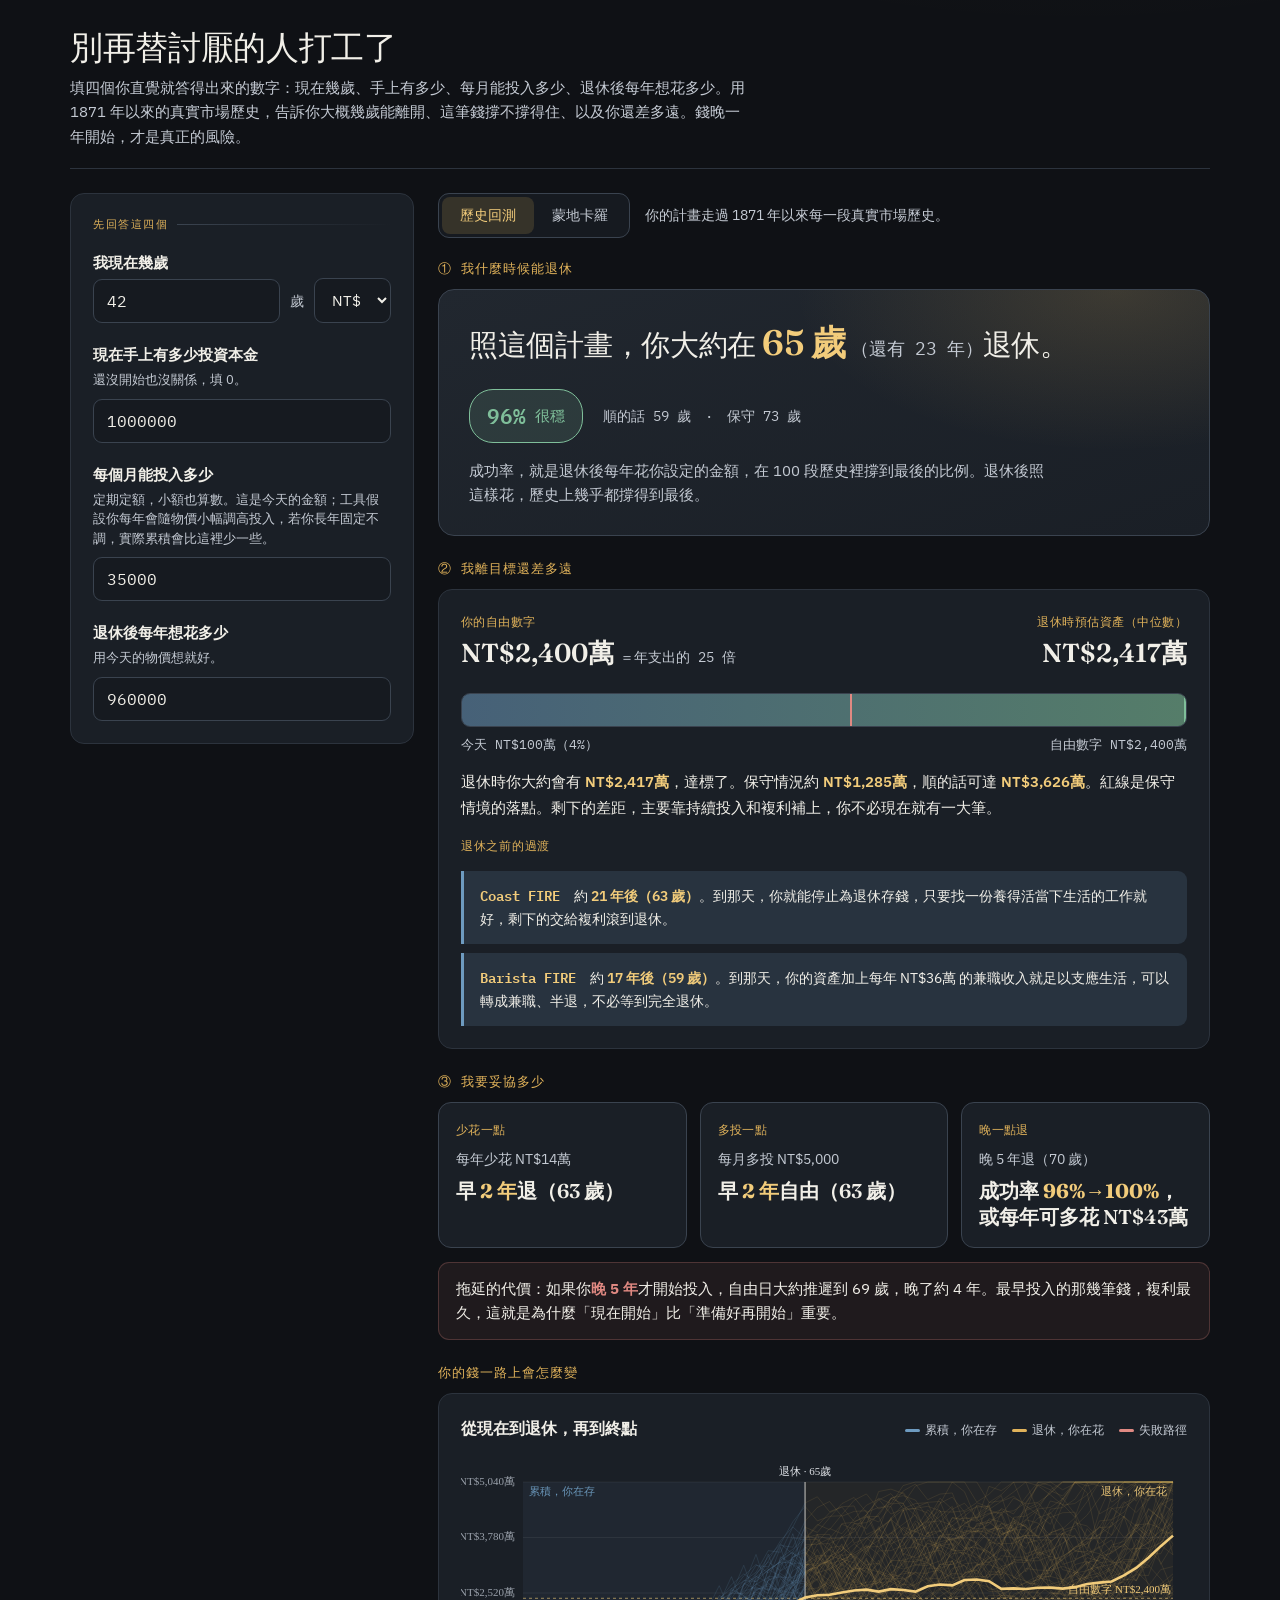
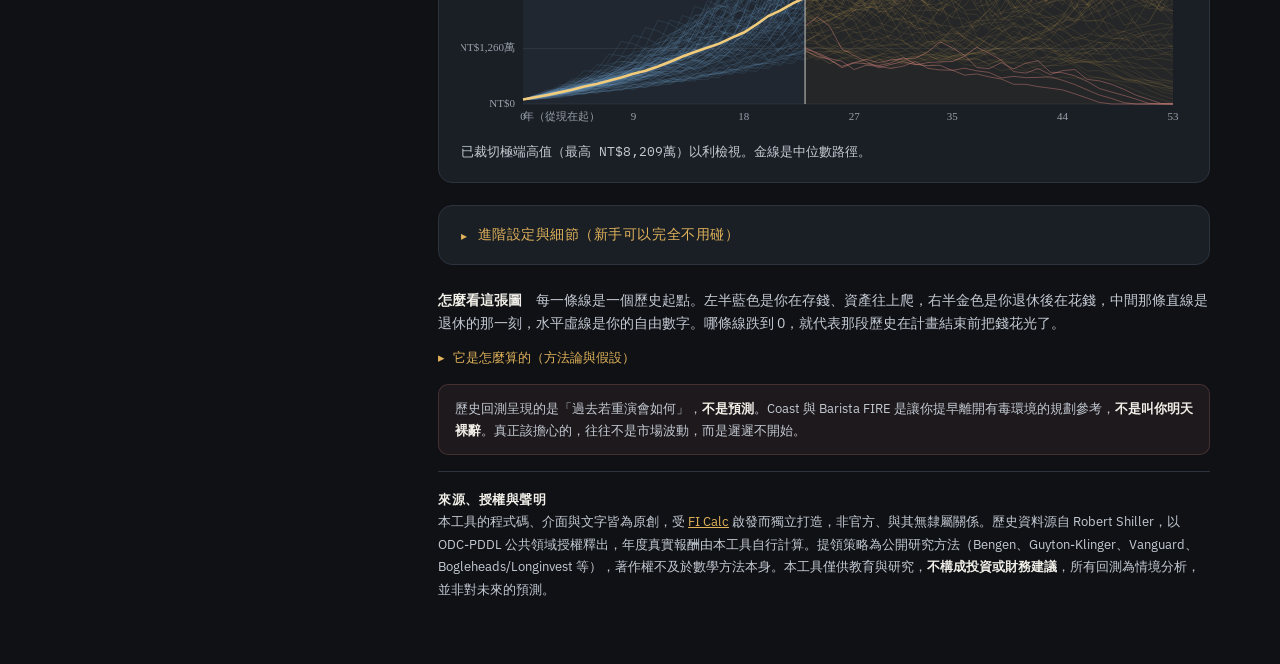
<file: retirement-calculator.html>
<!DOCTYPE html>
<html lang="zh-Hant">
<head>
<meta charset="UTF-8">
<meta name="viewport" content="width=device-width, initial-scale=1.0">
<title>別再替你討厭的人打工了｜FIRE 全程試算</title>
<link rel="preconnect" href="https://fonts.googleapis.com">
<link rel="preconnect" href="https://fonts.gstatic.com" crossorigin>
<link href="https://fonts.googleapis.com/css2?family=Fraunces:opsz,wght@9..144,400;9..144,500;9..144,600;9..144,900&family=IBM+Plex+Mono:wght@400;500;600&family=IBM+Plex+Sans:wght@400;500;600;700&display=swap" rel="stylesheet">
<style>
  :root{
    --ink:#0f1115; --ink2:#161a20; --panel:#1a1f26; --panel2:#21272f;
    --line:#2c333d; --line2:#3a434f;
    --txt:#f1efe8; --txt2:#c4cad3; --txt3:#959ca7;
    --gold:#e0b25a; --gold-bright:#f2cc7b; --gold-dim:rgba(224,178,90,0.16);
    --ok:#7fbf9a; --bad:#e08982; --bad-dim:rgba(224,137,130,0.16);
    --acc:#6e9bc0; --acc-dim:rgba(110,155,192,0.16);
    --mono:'IBM Plex Mono',ui-monospace,monospace;
    --sans:'IBM Plex Sans',system-ui,sans-serif;
    --disp:'Fraunces',Georgia,serif;
  }
  *{box-sizing:border-box;margin:0;padding:0}
  html,body{background:var(--ink);color:var(--txt);font-family:var(--sans);-webkit-font-smoothing:antialiased;line-height:1.6}
  body{background-image:radial-gradient(1100px 560px at 84% -14%, rgba(224,178,90,0.05), transparent 62%);min-height:100vh;padding:30px 22px 64px;font-size:15px}
  .wrap{max-width:1140px;margin:0 auto}
  header{padding-bottom:18px;border-bottom:1px solid var(--line);margin-bottom:24px}
  .brand h1{font-family:var(--disp);font-weight:500;font-size:33px;letter-spacing:-0.01em;line-height:1.08}
  .brand h1 em{font-style:italic;color:var(--gold-bright);font-weight:400}
  .brand p{color:var(--txt2);font-size:15px;margin-top:10px;max-width:680px;line-height:1.65}
  .grid{display:grid;grid-template-columns:344px 1fr;gap:24px;align-items:start}
  @media(max-width:900px){.grid{grid-template-columns:1fr}}
  .panel{background:var(--panel);border:1px solid var(--line);border-radius:14px;padding:22px}
  .seclabel{font-family:var(--mono);font-size:11px;letter-spacing:0.14em;text-transform:uppercase;color:var(--gold);margin-bottom:18px;display:flex;align-items:center;gap:9px}
  .seclabel::after{content:"";flex:1;height:1px;background:linear-gradient(90deg,var(--line2),transparent)}
  .field{margin-bottom:20px} .field:last-child{margin-bottom:0}
  .field label{display:block;font-size:15px;color:var(--txt);margin-bottom:3px;font-weight:600}
  .field .sub{font-size:13px;color:var(--txt2);margin-bottom:9px;line-height:1.5}
  .inrow{display:flex;align-items:center;gap:10px}
  input[type=number],select,input[type=text]{width:100%;background:var(--ink2);border:1px solid var(--line2);color:var(--txt);font-family:var(--mono);font-size:16px;padding:11px 13px;border-radius:9px;outline:none;transition:.15s}
  input:focus,select:focus{border-color:var(--gold);box-shadow:0 0 0 3px var(--gold-dim)}
  select{cursor:pointer;font-family:var(--sans);font-size:14.5px}
  optgroup{font-family:var(--sans);color:var(--gold-bright);background:var(--ink2);font-style:normal} option{color:var(--txt)}
  .suffix{color:var(--txt2);font-family:var(--mono);font-size:14px;white-space:nowrap}
  input[type=range]{-webkit-appearance:none;appearance:none;width:100%;height:5px;border-radius:3px;background:var(--line2);outline:none;cursor:pointer}
  input[type=range]::-webkit-slider-thumb{-webkit-appearance:none;width:18px;height:18px;border-radius:50%;background:var(--gold);border:2px solid var(--ink);box-shadow:0 0 0 1px var(--gold)}
  input[type=range]::-moz-range-thumb{width:16px;height:16px;border-radius:50%;background:var(--gold);border:2px solid var(--ink)}
  .slval{font-family:var(--mono);font-size:14px;color:var(--gold-bright);min-width:100px;text-align:right}
  .phint{font-size:12.5px;color:var(--txt2);margin-top:7px;line-height:1.55}
  .pnote{font-size:13px;color:var(--txt2);line-height:1.6;background:var(--ink2);border-left:3px solid var(--gold);border-radius:0 8px 8px 0;padding:11px 13px}
  .allocbar{height:11px;border-radius:6px;overflow:hidden;display:flex;margin:11px 0 9px;border:1px solid var(--line2)}
  .allocbar i{display:block;height:100%}
  .alloc-s{background:var(--gold)} .alloc-b{background:var(--acc)} .alloc-c{background:#6a727c}
  .alloclegend{display:flex;gap:16px;font-size:13px;color:var(--txt2);font-family:var(--mono)}
  .alloclegend b{color:var(--txt);font-weight:500}
  .dot{display:inline-block;width:9px;height:9px;border-radius:2px;margin-right:6px;vertical-align:middle}
  .chk{display:flex;align-items:center;gap:9px;font-size:14.5px;color:var(--txt);cursor:pointer;user-select:none;font-weight:600;line-height:1.45} .chk input{width:auto;accent-color:var(--gold);transform:scale(1.15)}
  .flow{background:var(--ink2);border:1px solid var(--line);border-radius:10px;padding:13px;margin-bottom:10px;position:relative}
  .flow .flowgrid{display:grid;grid-template-columns:1fr 1fr;gap:9px} .flow .full{grid-column:1/3}
  .flow input,.flow select{font-size:13.5px;padding:8px 10px} .flow label{font-size:12.5px;margin-bottom:4px;font-weight:600;color:var(--txt2)}
  .flow .rm{position:absolute;top:9px;right:10px;background:none;border:none;color:var(--txt3);cursor:pointer;font-size:18px;line-height:1;padding:2px 5px;border-radius:6px}
  .flow .rm:hover{color:var(--bad);background:var(--bad-dim)}
  .chk2{display:flex;align-items:center;gap:8px;font-size:13px;color:var(--txt2);cursor:pointer} .chk2 input{width:auto;accent-color:var(--gold)}
  .addbtn{width:100%;background:var(--ink2);border:1px dashed var(--line2);color:var(--txt2);padding:11px;border-radius:9px;cursor:pointer;font-family:var(--mono);font-size:13px;transition:.15s}
  .addbtn:hover{border-color:var(--gold);color:var(--gold-bright)}

  .zone{margin-bottom:22px}
  .modebar{display:flex;align-items:center;gap:15px;margin-bottom:20px;flex-wrap:wrap}
  .seg{display:inline-flex;background:var(--ink2);border:1px solid var(--line2);border-radius:11px;padding:3px}
  .seg button{background:transparent;border:none;color:var(--txt2);font-family:var(--mono);font-size:14px;padding:9px 18px;border-radius:8px;cursor:pointer;font-weight:500;transition:.15s}
  .seg button.on{background:var(--gold-dim);color:var(--gold-bright)}
  .seg button:not(.on):hover{color:var(--txt)}
  .modenote{font-size:13.5px;color:var(--txt2);line-height:1.55;flex:1;min-width:220px}
  .zone .q{font-family:var(--mono);font-size:12.5px;letter-spacing:0.08em;color:var(--gold);margin-bottom:11px;text-transform:uppercase;font-weight:500}
  .herobox{background:linear-gradient(160deg,var(--panel2),var(--panel));border:1px solid var(--line2);border-radius:16px;padding:28px 30px;position:relative;overflow:hidden}
  .herobox::before{content:"";position:absolute;inset:0;background:radial-gradient(460px 230px at 88% 0%,var(--gold-dim),transparent 70%);pointer-events:none}
  .lead{font-family:var(--disp);font-size:29px;font-weight:500;line-height:1.4;letter-spacing:-0.01em;position:relative}
  .lead b{color:var(--gold-bright);font-weight:600;font-size:1.22em}
  .lead .yrs{color:var(--txt2);font-size:0.62em;font-family:var(--mono);font-weight:400}
  .herometa{display:flex;align-items:center;gap:20px;margin-top:22px;flex-wrap:wrap;position:relative}
  .vtag{display:inline-flex;align-items:center;gap:9px;font-family:var(--mono);font-size:15px;padding:9px 17px;border-radius:24px;font-weight:500}
  .vtag .pct{font-size:21px;font-weight:600}
  .herorange{font-size:14px;color:var(--txt2);font-family:var(--mono)}
  .heronote{font-size:14.5px;color:var(--txt2);margin-top:16px;line-height:1.65;max-width:580px;position:relative}

  .gapcard{background:var(--panel);border:1px solid var(--line);border-radius:14px;padding:22px}
  .gaphead{display:flex;justify-content:space-between;align-items:flex-start;gap:16px;flex-wrap:wrap;margin-bottom:18px}
  .gaphead .fi{font-family:var(--disp);font-size:26px;font-weight:600;color:var(--txt);margin-top:2px}
  .gaphead .fi small{font-size:14px;color:var(--txt2);font-family:var(--mono);font-weight:400}
  .gaphead .label{font-family:var(--mono);font-size:12px;letter-spacing:0.04em;color:var(--gold);text-transform:uppercase}
  .bar{position:relative;height:34px;background:var(--ink2);border:1px solid var(--line2);border-radius:9px;overflow:hidden;margin:8px 0 6px}
  .barfill{position:absolute;left:0;top:0;height:100%;background:linear-gradient(90deg,rgba(110,155,192,0.55),rgba(224,178,90,0.6));border-right:2px solid var(--gold-bright)}
  .barfill.over{background:linear-gradient(90deg,rgba(110,155,192,0.55),rgba(127,191,154,0.6));border-right-color:var(--ok)}
  .bartick{position:absolute;top:-2px;height:38px;width:2px;background:var(--bad)}
  .barlbls{display:flex;justify-content:space-between;font-size:13px;color:var(--txt2);font-family:var(--mono);margin-top:8px}
  .gaprange{font-size:15px;color:var(--txt);margin-top:14px;line-height:1.7}
  .gaprange b{color:var(--gold-bright);font-weight:600}
  .fireline{margin-top:15px;padding:13px 16px;background:var(--acc-dim);border-left:3px solid var(--acc);border-radius:0 9px 9px 0;font-size:14px;color:var(--txt);line-height:1.65}
  .fireline .term{color:var(--gold-bright);font-weight:600;font-family:var(--mono);font-size:13.5px}
  .fireline b{color:var(--gold-bright);font-weight:600}
  .fireline + .fireline{margin-top:9px}
  .firetitle{font-family:var(--mono);font-size:12px;letter-spacing:0.06em;color:var(--gold);text-transform:uppercase;margin-top:16px;margin-bottom:2px}

  .tradeoff{display:grid;grid-template-columns:repeat(3,1fr);gap:13px}
  @media(max-width:620px){.tradeoff{grid-template-columns:1fr}}
  .tcard{background:var(--panel);border:1px solid var(--line2);border-radius:13px;padding:17px}
  .tcard .k{font-family:var(--mono);font-size:12px;letter-spacing:0.03em;color:var(--gold);margin-bottom:10px;font-weight:500}
  .tcard .lever{font-size:14px;color:var(--txt2);margin-bottom:8px;line-height:1.5}
  .tcard .res{font-family:var(--disp);font-size:20px;font-weight:600;color:var(--txt);line-height:1.3}
  .tcard .res b{color:var(--gold-bright)}
  .waitline{margin-top:14px;padding:14px 17px;background:rgba(224,137,130,0.08);border:1px solid rgba(224,137,130,0.24);border-radius:11px;font-size:14.5px;color:var(--txt);line-height:1.65}
  .waitline b{color:var(--bad)}

  .chartcard .chart-head{display:flex;align-items:baseline;justify-content:space-between;margin-bottom:10px;gap:12px;flex-wrap:wrap}
  .chart-head h3{font-family:var(--sans);font-size:16px;font-weight:600;color:var(--txt)}
  .chart-head .leg{font-family:var(--mono);font-size:12px;color:var(--txt2);display:flex;gap:15px;flex-wrap:wrap}
  .chart-head .leg i{width:15px;height:3px;display:inline-block;vertical-align:middle;margin-right:5px;border-radius:2px}
  .canvas-wrap{position:relative;width:100%;height:280px} canvas{width:100%;height:100%;display:block}
  .chartnote{font-size:12.5px;color:var(--txt2);margin-top:10px;font-family:var(--mono);line-height:1.5}

  details.adv{margin-top:22px;background:var(--panel);border:1px solid var(--line);border-radius:14px;overflow:hidden}
  details.adv>summary{cursor:pointer;list-style:none;padding:18px 22px;font-family:var(--mono);font-size:13.5px;letter-spacing:0.04em;color:var(--gold);display:flex;align-items:center;gap:10px;font-weight:500}
  details.adv>summary::-webkit-details-marker{display:none}
  details.adv>summary::before{content:"▸";color:var(--gold);transition:.15s;font-size:12px} details.adv[open]>summary::before{content:"▾"}
  details.adv .advbody{padding:4px 22px 22px;border-top:1px solid var(--line)}
  .advgrid{display:grid;grid-template-columns:1fr 1fr;gap:20px 26px;margin-top:18px}
  @media(max-width:620px){.advgrid{grid-template-columns:1fr}}
  .advgrid .full{grid-column:1/-1}
  .allocpair{display:grid;grid-template-columns:1fr 1fr;gap:18px}
  @media(max-width:620px){.allocpair{grid-template-columns:1fr}}
  .allocbox{background:var(--ink2);border:1px solid var(--line);border-radius:11px;padding:14px}
  .allocbox .t{font-size:13.5px;font-weight:600;color:var(--txt);margin-bottom:3px}
  .allocbox .d{font-size:12px;color:var(--txt2);margin-bottom:10px;line-height:1.45}
  .stats{display:grid;grid-template-columns:repeat(4,1fr);gap:12px;margin-top:20px}
  @media(max-width:620px){.stats{grid-template-columns:repeat(2,1fr)}}
  .stat{background:var(--ink2);border:1px solid var(--line);border-radius:11px;padding:13px}
  .stat .k{font-family:var(--mono);font-size:11px;letter-spacing:0.03em;text-transform:uppercase;color:var(--txt3);margin-bottom:7px}
  .stat .v{font-family:var(--mono);font-size:17px;color:var(--txt);font-weight:500}
  .stat .x{font-size:11.5px;color:var(--txt2);margin-top:4px;font-family:var(--mono)}

  .foot{margin-top:24px;color:var(--txt2);font-size:13.5px;line-height:1.7}
  .foot b{color:var(--txt);font-weight:600}
  .foot details{margin-top:12px} .foot summary{cursor:pointer;color:var(--gold);font-family:var(--mono);font-size:12.5px;list-style:none}
  .foot summary::-webkit-details-marker{display:none} .foot summary::before{content:"▸ ";color:var(--gold)} .foot details[open] summary::before{content:"▾ "}
  .foot .body{margin-top:12px;line-height:1.8;color:var(--txt2)}
  .disclaimer{margin-top:16px;padding:13px 16px;background:rgba(224,137,130,0.07);border:1px solid rgba(224,137,130,0.2);border-radius:10px;color:var(--txt2);font-size:13px;line-height:1.65}
  .src{margin-top:16px;padding-top:16px;border-top:1px solid var(--line);font-size:12.5px;line-height:1.8;color:var(--txt2)}
  .src a{color:var(--gold)}
</style>
</head>
<body>
<div class="wrap">
  <header>
    <div class="brand">
      <h1>別再替討厭的人打工了</h1>
      <p>填四個你直覺就答得出來的數字：現在幾歲、手上有多少、每月能投入多少、退休後每年想花多少。用 1871 年以來的真實市場歷史，告訴你大概幾歲能離開、這筆錢撐不撐得住、以及你還差多遠。錢晚一年開始，才是真正的風險。</p>
    </div>
  </header>

  <div class="grid">
    <div class="controls">
      <div class="panel">
        <div class="seclabel">先回答這四個</div>
        <div class="field">
          <label>我現在幾歲</label>
          <div class="inrow"><input type="number" id="age" value="42" min="18" max="80" step="1"><span class="suffix">歲</span>
            <select id="cur" style="width:84px"><option value="NT$">NT$</option><option value="US$">US$</option><option value="€">€</option></select></div>
        </div>
        <div class="field">
          <label>現在手上有多少投資本金</label>
          <div class="sub">還沒開始也沒關係，填 0。</div>
          <input type="number" id="startCap" value="1000000" step="100000" min="0">
        </div>
        <div class="field">
          <label>每個月能投入多少</label>
          <div class="sub">定期定額，小額也算數。這是今天的金額；工具假設你每年會隨物價小幅調高投入，若你長年固定不調，實際累積會比這裡少一些。</div>
          <input type="number" id="monthly" value="35000" step="1000" min="0">
        </div>
        <div class="field">
          <label>退休後每年想花多少</label>
          <div class="sub">用今天的物價想就好。</div>
          <input type="number" id="spend" value="960000" step="50000" min="0">
        </div>
      </div>
    </div>

    <div class="results">
      <div class="modebar">
        <div class="seg"><button id="modeHist" class="on">歷史回測</button><button id="modeMc">蒙地卡羅</button></div>
        <span class="modenote" id="modenote"></span>
      </div>
      <div class="zone">
        <div class="q">① 我什麼時候能退休</div>
        <div class="herobox">
          <div class="lead" id="lead">·</div>
          <div class="herometa">
            <span class="vtag" id="vtag"><span class="pct" id="srate">·</span><span id="vword"></span></span>
            <span class="herorange" id="herorange"></span>
          </div>
          <div class="heronote" id="heronote"></div>
        </div>
      </div>

      <div class="zone">
        <div class="q">② 我離目標還差多遠</div>
        <div class="gapcard">
          <div class="gaphead">
            <div><div class="label">你的自由數字</div><div class="fi" id="finum">·</div></div>
            <div style="text-align:right"><div class="label">退休時預估資產（中位數）</div><div class="fi" id="atretire">·</div></div>
          </div>
          <div class="bar"><div class="barfill" id="barfill" style="width:0%"></div><div class="bartick" id="bartick" style="left:0%;display:none"></div></div>
          <div class="barlbls"><span id="barL">今天</span><span id="barR">自由數字</span></div>
          <div class="gaprange" id="gaprange"></div>
          <div id="firebox"></div>
        </div>
      </div>

      <div class="zone">
        <div class="q">③ 我要妥協多少</div>
        <div class="tradeoff" id="tradeoff"></div>
        <div class="waitline" id="waitline"></div>
      </div>

      <div class="zone">
        <div class="q">你的錢一路上會怎麼變</div>
        <div class="panel chartcard">
          <div class="chart-head">
            <h3>從現在到退休，再到終點</h3>
            <div class="leg">
              <span><i style="background:var(--acc)"></i>累積，你在存</span>
              <span><i style="background:var(--gold)"></i>退休，你在花</span>
              <span><i style="background:var(--bad)"></i>失敗路徑</span>
            </div>
          </div>
          <div class="canvas-wrap"><canvas id="pathChart"></canvas></div>
          <div class="chartnote" id="pathNote"></div>
        </div>
      </div>

      <details class="adv">
        <summary>進階設定與細節（新手可以完全不用碰）</summary>
        <div class="advbody">
          <div class="advgrid">
            <div class="full">
              <label class="chk"><input type="checkbox" id="manualAge">我想自己指定退休年齡，而不是讓工具幫我算最早能退的時間</label>
              <div class="inrow" id="targetAgeRow" style="margin-top:11px;display:none"><span class="suffix">目標退休年齡</span><input type="number" id="targetAge" value="65" min="30" max="90" step="1" style="width:120px"><span class="suffix">歲</span></div>
            </div>

            <div class="full">
              <label style="margin-bottom:11px">投資組合配置（退休前後可分開設定）</label>
              <div class="allocpair">
                <div class="allocbox">
                  <div class="t">退休前 · 累積期</div>
                  <div class="d">時間長，通常較積極。</div>
                  <div class="inrow"><span style="font-size:13px;color:var(--txt2);width:34px">股</span><input type="range" id="alStocks" min="0" max="100" value="80" step="5"><span class="slval" id="alStocksV"></span></div>
                  <div class="inrow" style="margin-top:9px"><span style="font-size:13px;color:var(--txt2);width:34px">債</span><input type="range" id="alBonds" min="0" max="100" value="20" step="5"><span class="slval" id="alBondsV"></span></div>
                  <div class="allocbar" id="allocbar"><i class="alloc-s"></i><i class="alloc-b"></i><i class="alloc-c"></i></div>
                  <div class="alloclegend"><span><span class="dot alloc-s"></span>股 <b id="lgS"></b></span><span><span class="dot alloc-b"></span>債 <b id="lgB"></b></span><span><span class="dot alloc-c"></span>現金 <b id="lgC"></b></span></div>
                </div>
                <div class="allocbox">
                  <div class="t">退休後 · 提領期</div>
                  <div class="d">怕序列風險，通常較保守。</div>
                  <div class="inrow"><span style="font-size:13px;color:var(--txt2);width:34px">股</span><input type="range" id="alStocksPost" min="0" max="100" value="60" step="5"><span class="slval" id="alStocksPostV"></span></div>
                  <div class="inrow" style="margin-top:9px"><span style="font-size:13px;color:var(--txt2);width:34px">債</span><input type="range" id="alBondsPost" min="0" max="100" value="40" step="5"><span class="slval" id="alBondsPostV"></span></div>
                  <div class="allocbar" id="allocbarPost"><i class="alloc-s"></i><i class="alloc-b"></i><i class="alloc-c"></i></div>
                  <div class="alloclegend"><span><span class="dot alloc-s"></span>股 <b id="lgSp"></b></span><span><span class="dot alloc-b"></span>債 <b id="lgBp"></b></span><span><span class="dot alloc-c"></span>現金 <b id="lgCp"></b></span></div>
                </div>
              </div>
            </div>

            <div>
              <label>目標安全提領率</label>
              <div class="sub">退休後每年從資產領出的比例。越高代表越早退、但越容易花光（4% 是經典的保守基準）。</div>
              <div class="inrow"><input type="number" id="safeRate" value="4" step="0.1" min="2" max="8" style="width:110px"><span class="suffix">%</span></div>
            </div>
            <div>
              <label>退休後要花幾年（餘命）<span class="slval" id="lenVal" style="float:right;font-weight:400"></span></label>
              <input type="range" id="length" min="10" max="60" value="30" step="1" style="margin-top:12px">
            </div>
            <div>
              <label>年度費用率</label>
              <div class="sub">基金或 ETF 的內扣總開銷。</div>
              <div class="inrow"><input type="number" id="fee" value="0.1" step="0.05" min="0" max="5" style="width:110px"><span class="suffix">% / 年</span></div>
            </div>
            <div>
              <label>兼職年收入（Barista FIRE 用）</label>
              <div class="sub">若你打算在完全退休前做兼職，填入預估的年收入，就能看到更早的半退時點。</div>
              <input type="number" id="barista" value="360000" step="50000" min="0">
            </div>
            <div class="full">
              <label>提領策略</label>
              <select id="strat" style="margin-top:9px"></select>
              <div id="stratDesc" style="font-size:13.5px;color:var(--txt2);line-height:1.65;margin:12px 0 4px"></div>
              <div id="floatNote" style="font-size:12.5px;color:var(--txt3);line-height:1.55"></div>
              <div id="stratParams" style="margin-top:14px"></div>
            </div>
            <div class="full">
              <label>退休期額外現金流</label>
              <div class="sub">年金、被動收入、一次性大筆支出等。</div>
              <div id="flows" style="margin-top:9px"></div>
              <button class="addbtn" id="addFlow">＋ 新增現金流</button>
            </div>
          </div>

          <div class="stats" id="statgrid"></div>

          <div class="chartcard" style="margin-top:20px">
            <div class="chart-head"><h3>退休後每年實際領多少</h3><div class="leg"><span><i style="background:var(--gold)"></i>中位數</span></div></div>
            <div class="canvas-wrap" style="height:210px"><canvas id="wdChart"></canvas></div>
            <div class="chartnote" id="wdNote"></div>
          </div>
        </div>
      </details>

      <div class="foot">
        <b>怎麼看這張圖</b>　每一條線是一個歷史起點。左半藍色是你在存錢、資產往上爬，右半金色是你退休後在花錢，中間那條直線是退休的那一刻，水平虛線是你的自由數字。哪條線跌到 0，就代表那段歷史在計畫結束前把錢花光了。
        <details>
          <summary>它是怎麼算的（方法論與假設）</summary>
          <div class="body">
            <b>資料</b>　Robert Shiller 長期資料集（S&amp;P 500 含息總報酬、10 年期公債、CPI、CAPE），1871 至 2022 共 152 個年度真實報酬。<br>
            <b>真實購買力</b>　全程經通膨調整，所有金額都是今日物價。每月投入與退休支出都視為固定的真實金額。<br>
            <b>沒有固定報酬率</b>　引擎不是用一個假設的年化報酬去複利，而是把你的錢丟進每一段真實歷史，逐年套用那一年實際發生的股債報酬。你看到的不是一條線，而是 152 條不同命運的路徑，中間那條金線是中位數。<br>
            <b>何時能退休</b>　自由數字＝退休年支出 ÷ 安全提領率（4% 時就是 25 倍）。工具找出中位數路徑下、資產第一次達到自由數字的年份，就是你的自由年齡，並給樂觀（p90）與保守（p10）區間。<br>
            <b>提領率與成功率連動</b>　退休後每年提領你設定的年支出，跨所有歷史起點回測會不會在計畫結束前花光。提領率調高，自由數字變小、退得早，但提領占資產比例高、成功率下降。這就是早退與安穩之間的取捨。<br>
            <b>退休前後分開配置</b>　累積期套用退休前配置、提領期套用退休後配置，在退休那一年切換。可呈現先積極後保守的真實做法。<br>
            <b>Coast / Barista FIRE</b>　規劃用的啟發式估算，假設一個由配置推估的真實報酬（股 5%、債 1.9%、現金 0%）讓資產光靠複利成長。<br>
            <b>蒙地卡羅（區塊重抽樣）</b>　切換到此視角時，從真實歷史隨機抽取連續 8 年的區塊接成新路徑，股、債、通膨同年一起抽以保留相關性，生成 800 條模擬人生。保留真實的肥尾與序列風險，但畢竟是模擬，數字依賴抽樣假設，請與歷史回測對照著看。結果使用固定亂數種子，因此同樣輸入每次顯示一致。<br>
            <b>幣別</b>　報酬引擎為美國市場歷史資料，幣別僅為顯示標籤。
          </div>
        </details>
        <div class="disclaimer">
          歷史回測呈現的是「過去若重演會如何」，<b>不是預測</b>。Coast 與 Barista FIRE 是讓你提早離開有毒環境的規劃參考，<b>不是叫你明天裸辭</b>。真正該擔心的，往往不是市場波動，而是遲遲不開始。
        </div>
        <div class="src">
          <b style="color:var(--txt);font-family:var(--mono);letter-spacing:0.04em">來源、授權與聲明</b><br>
          本工具的程式碼、介面與文字皆為原創，受 <a href="https://ficalc.app" target="_blank" rel="noopener">FI Calc</a> 啟發而獨立打造，非官方、與其無隸屬關係。歷史資料源自 Robert Shiller，以 ODC-PDDL 公共領域授權釋出，年度真實報酬由本工具自行計算。提領策略為公開研究方法（Bengen、Guyton-Klinger、Vanguard、Bogleheads/Longinvest 等），著作權不及於數學方法本身。本工具僅供教育與研究，<b style="color:var(--txt)">不構成投資或財務建議</b>，所有回測為情境分析，並非對未來的預測。
        </div>
      </div>
    </div>
  </div>
</div>

<script>
const MARKET_DATA = [{"y":1871,"s":0.13908,"b":0.03463,"i":0.01525,"c":0},{"y":1872,"s":0.08742,"b":0.01509,"i":0.02292,"c":0},{"y":1873,"s":0.02027,"b":0.11246,"i":-0.04405,"c":0},{"y":1874,"s":0.12537,"b":0.16397,"i":-0.06952,"c":0},{"y":1875,"s":0.11763,"b":0.15148,"i":-0.05734,"c":0},{"y":1876,"s":-0.14876,"b":0.04741,"i":0.00829,"c":0},{"y":1877,"s":0.16943,"b":0.24756,"i":-0.15631,"c":0},{"y":1878,"s":0.29592,"b":0.17296,"i":-0.10293,"c":0},{"y":1879,"s":0.23838,"b":-0.12388,"i":0.20652,"c":0},{"y":1880,"s":0.34352,"b":0.12872,"i":-0.05706,"c":0},{"y":1881,"s":-0.07182,"b":-0.03482,"i":0.08068,"c":18.5},{"y":1882,"s":0.05585,"b":0.05514,"i":-0.01866,"c":15.7},{"y":1883,"s":0.02298,"b":0.12245,"i":-0.07608,"c":15.3},{"y":1884,"s":-0.02323,"b":0.16356,"i":-0.10293,"c":14.4},{"y":1885,"s":0.3461,"b":0.08467,"i":-0.03502,"c":13.1},{"y":1886,"s":0.1194,"b":0.0223,"i":0.0,"c":16.7},{"y":1887,"s":-0.0514,"b":-0.02261,"i":0.04756,"c":17.5},{"y":1888,"s":0.08203,"b":0.10358,"i":-0.0454,"c":15.4},{"y":1889,"s":0.12411,"b":0.08856,"i":-0.04756,"c":15.8},{"y":1890,"s":-0.08444,"b":-0.00576,"i":0.02497,"c":17.2},{"y":1891,"s":0.26506,"b":0.10425,"i":-0.06026,"c":15.4},{"y":1892,"s":-0.01504,"b":-0.04922,"i":0.07776,"c":19.0},{"y":1893,"s":-0.0635,"b":0.20088,"i":-0.13291,"c":17.7},{"y":1894,"s":0.07969,"b":0.10027,"i":-0.04088,"c":15.7},{"y":1895,"s":0.0354,"b":0.01016,"i":0.0137,"c":16.5},{"y":1896,"s":0.06251,"b":0.08216,"i":-0.02853,"c":16.6},{"y":1897,"s":0.16939,"b":0.00822,"i":0.02937,"c":17.0},{"y":1898,"s":0.27429,"b":0.0373,"i":0.01502,"c":19.2},{"y":1899,"s":-0.11281,"b":-0.12109,"i":0.16864,"c":22.9},{"y":1900,"s":0.23932,"b":0.06089,"i":-0.02405,"c":18.7},{"y":1901,"s":0.16591,"b":0.00018,"i":0.02464,"c":21.0},{"y":1902,"s":-0.01215,"b":-0.06716,"i":0.0962,"c":22.3},{"y":1903,"s":-0.13282,"b":0.07241,"i":-0.04388,"c":20.3},{"y":1904,"s":0.29138,"b":0.00485,"i":0.02295,"c":15.9},{"y":1905,"s":0.21305,"b":0.03862,"i":0.0,"c":18.5},{"y":1906,"s":-0.03625,"b":-0.02745,"i":0.04486,"c":20.1},{"y":1907,"s":-0.2252,"b":0.04416,"i":-0.02147,"c":17.2},{"y":1908,"s":0.35057,"b":0.01418,"i":0.03233,"c":11.9},{"y":1909,"s":0.04921,"b":-0.07313,"i":0.10738,"c":14.8},{"y":1910,"s":0.03634,"b":0.10894,"i":-0.06768,"c":14.6},{"y":1911,"s":0.04655,"b":0.04893,"i":-0.01083,"c":14.1},{"y":1912,"s":-0.00148,"b":-0.06087,"i":0.07338,"c":13.8},{"y":1913,"s":-0.06643,"b":0.04459,"i":0.02041,"c":13.2},{"y":1914,"s":-0.06406,"b":0.02546,"i":0.01,"c":11.6},{"y":1915,"s":0.27434,"b":0.02602,"i":0.0297,"c":10.4},{"y":1916,"s":-0.03792,"b":-0.08688,"i":0.125,"c":12.5},{"y":1917,"s":-0.31921,"b":-0.14952,"i":0.19658,"c":11.0},{"y":1918,"s":0.00176,"b":-0.10842,"i":0.17857,"c":6.6},{"y":1919,"s":0.02273,"b":-0.1352,"i":0.1697,"c":6.1},{"y":1920,"s":-0.12619,"b":0.05764,"i":-0.01554,"c":6.0},{"y":1921,"s":0.23761,"b":0.24663,"i":-0.11053,"c":5.1},{"y":1922,"s":0.29897,"b":0.04479,"i":-0.00592,"c":6.3},{"y":1923,"s":0.02409,"b":0.03504,"i":0.02976,"c":8.2},{"y":1924,"s":0.27116,"b":0.05557,"i":0.0,"c":8.1},{"y":1925,"s":0.21654,"b":0.01691,"i":0.03468,"c":9.7},{"y":1926,"s":0.14115,"b":0.08715,"i":-0.02235,"c":11.3},{"y":1927,"s":0.38745,"b":0.04612,"i":-0.01143,"c":13.2},{"y":1928,"s":0.49348,"b":0.0247,"i":-0.01156,"c":18.8},{"y":1929,"s":-0.09427,"b":0.05981,"i":0.0,"c":27.1},{"y":1930,"s":-0.16895,"b":0.10673,"i":-0.07018,"c":22.3},{"y":1931,"s":-0.38028,"b":0.1205,"i":-0.10063,"c":16.7},{"y":1932,"s":0.0402,"b":0.1808,"i":-0.0979,"c":9.3},{"y":1933,"s":0.53104,"b":0.024,"i":0.02326,"c":8.7},{"y":1934,"s":-0.10711,"b":0.02606,"i":0.0303,"c":13.0},{"y":1935,"s":0.52711,"b":0.02392,"i":0.01471,"c":11.5},{"y":1936,"s":0.29893,"b":0.00234,"i":0.02174,"c":17.1},{"y":1937,"s":-0.32561,"b":0.02904,"i":0.00709,"c":21.6},{"y":1938,"s":0.18949,"b":0.05653,"i":-0.01408,"c":13.5},{"y":1939,"s":0.03798,"b":0.04317,"i":-0.00714,"c":15.6},{"y":1940,"s":-0.10171,"b":0.02857,"i":0.01439,"c":16.4},{"y":1941,"s":-0.18337,"b":-0.12098,"i":0.11348,"c":13.9},{"y":1942,"s":0.12971,"b":-0.04889,"i":0.07643,"c":10.1},{"y":1943,"s":0.20069,"b":-0.00552,"i":0.02959,"c":10.2},{"y":1944,"s":0.17002,"b":0.01039,"i":0.02299,"c":11.1},{"y":1945,"s":0.363,"b":0.01544,"i":0.02247,"c":12.0},{"y":1946,"s":-0.25535,"b":-0.13905,"i":0.18132,"c":15.6},{"y":1947,"s":-0.06893,"b":-0.08619,"i":0.10233,"c":11.5},{"y":1948,"s":0.08199,"b":0.02192,"i":0.01266,"c":10.4},{"y":1949,"s":0.20112,"b":0.04405,"i":-0.02083,"c":10.2},{"y":1950,"s":0.24514,"b":-0.07171,"i":0.08085,"c":10.8},{"y":1951,"s":0.16826,"b":-0.02521,"i":0.04331,"c":11.9},{"y":1952,"s":0.14258,"b":0.01121,"i":0.00377,"c":12.5},{"y":1953,"s":0.01877,"b":0.04444,"i":0.01128,"c":13.0},{"y":1954,"s":0.47925,"b":0.02209,"i":-0.00743,"c":12.0},{"y":1955,"s":0.28459,"b":-0.00033,"i":0.00375,"c":16.0},{"y":1956,"s":0.03779,"b":-0.04227,"i":0.02985,"c":18.3},{"y":1957,"s":-0.09095,"b":0.02611,"i":0.03623,"c":16.7},{"y":1958,"s":0.3844,"b":-0.05145,"i":0.01399,"c":13.8},{"y":1959,"s":0.06545,"b":-0.02032,"i":0.01034,"c":18.0},{"y":1960,"s":0.04758,"b":0.09443,"i":0.01706,"c":18.3},{"y":1961,"s":0.18303,"b":0.01382,"i":0.00671,"c":18.5},{"y":1962,"s":-0.03862,"b":0.04559,"i":0.01333,"c":21.2},{"y":1963,"s":0.19271,"b":-0.00318,"i":0.01645,"c":19.3},{"y":1964,"s":0.14886,"b":0.03022,"i":0.00971,"c":21.6},{"y":1965,"s":0.09517,"b":-0.00756,"i":0.01923,"c":23.3},{"y":1966,"s":-0.09532,"b":0.01322,"i":0.03459,"c":24.1},{"y":1967,"s":0.12036,"b":-0.05464,"i":0.03647,"c":20.4},{"y":1968,"s":0.05968,"b":-0.02233,"i":0.04399,"c":21.5},{"y":1969,"s":-0.13869,"b":-0.10518,"i":0.0618,"c":21.2},{"y":1970,"s":0.02136,"b":0.12283,"i":0.05291,"c":17.1},{"y":1971,"s":0.10389,"b":0.04794,"i":0.03266,"c":16.5},{"y":1972,"s":0.13721,"b":-0.01061,"i":0.0365,"c":17.3},{"y":1973,"s":-0.23459,"b":-0.05836,"i":0.0939,"c":18.7},{"y":1974,"s":-0.29391,"b":-0.07214,"i":0.11803,"c":13.5},{"y":1975,"s":0.30437,"b":-0.00687,"i":0.06718,"c":8.9},{"y":1976,"s":0.05732,"b":0.05652,"i":0.05216,"c":11.2},{"y":1977,"s":-0.14817,"b":-0.04044,"i":0.06838,"c":11.4},{"y":1978,"s":0.06401,"b":-0.07437,"i":0.0928,"c":9.2},{"y":1979,"s":0.02863,"b":-0.1255,"i":0.13909,"c":9.3},{"y":1980,"s":0.12734,"b":-0.09171,"i":0.11825,"c":8.8},{"y":1981,"s":-0.14377,"b":-0.05168,"i":0.08391,"c":9.3},{"y":1982,"s":0.25477,"b":0.33009,"i":0.03712,"c":7.4},{"y":1983,"s":0.15543,"b":-0.00251,"i":0.04192,"c":8.8},{"y":1984,"s":0.04258,"b":0.09388,"i":0.03533,"c":9.9},{"y":1985,"s":0.21678,"b":0.19755,"i":0.03886,"c":10.0},{"y":1986,"s":0.29522,"b":0.21122,"i":0.0146,"c":11.7},{"y":1987,"s":-0.06174,"b":-0.06371,"i":0.04047,"c":14.9},{"y":1988,"s":0.127,"b":0.01427,"i":0.04667,"c":13.9},{"y":1989,"s":0.16928,"b":0.08876,"i":0.05202,"c":15.1},{"y":1990,"s":-0.06133,"b":0.03129,"i":0.05651,"c":17.1},{"y":1991,"s":0.28612,"b":0.12073,"i":0.026,"c":15.6},{"y":1992,"s":0.04343,"b":0.06412,"i":0.03259,"c":19.8},{"y":1993,"s":0.08959,"b":0.09676,"i":0.02525,"c":20.3},{"y":1994,"s":-0.01597,"b":-0.09584,"i":0.02804,"c":21.4},{"y":1995,"s":0.31736,"b":0.19238,"i":0.02728,"c":20.2},{"y":1996,"s":0.23617,"b":-0.03458,"i":0.03044,"c":24.8},{"y":1997,"s":0.25938,"b":0.12037,"i":0.01571,"c":28.3},{"y":1998,"s":0.29354,"b":0.0961,"i":0.01671,"c":32.9},{"y":1999,"s":0.12498,"b":-0.10554,"i":0.02739,"c":40.6},{"y":2000,"s":-0.08624,"b":0.13028,"i":0.03732,"c":43.8},{"y":2001,"s":-0.14451,"b":0.04814,"i":0.01142,"c":37.0},{"y":2002,"s":-0.22148,"b":0.09539,"i":0.02597,"c":30.3},{"y":2003,"s":0.26154,"b":0.01359,"i":0.01926,"c":22.9},{"y":2004,"s":0.03001,"b":0.00646,"i":0.0297,"c":27.7},{"y":2005,"s":0.0592,"b":-0.01177,"i":0.03985,"c":26.6},{"y":2006,"s":0.11087,"b":-0.00098,"i":0.02078,"c":26.5},{"y":2007,"s":-0.05468,"b":0.07822,"i":0.04278,"c":27.2},{"y":2008,"s":-0.35649,"b":0.13423,"i":0.00028,"c":24.0},{"y":2009,"s":0.29844,"b":-0.08981,"i":0.02629,"c":15.2},{"y":2010,"s":0.14522,"b":0.04625,"i":0.01629,"c":20.5},{"y":2011,"s":0.0047,"b":0.1173,"i":0.02924,"c":23.0},{"y":2012,"s":0.14399,"b":0.00851,"i":0.01597,"c":21.2},{"y":2013,"s":0.23654,"b":-0.07005,"i":0.01581,"c":21.9},{"y":2014,"s":0.13581,"b":0.11005,"i":-0.0009,"c":24.9},{"y":2015,"s":-0.0475,"b":-0.01184,"i":0.01373,"c":26.5},{"y":2016,"s":0.1816,"b":-0.03052,"i":0.02499,"c":24.2},{"y":2017,"s":0.22458,"b":-0.00816,"i":0.02071,"c":28.1},{"y":2018,"s":-0.06201,"b":5e-05,"i":0.01549,"c":33.3},{"y":2019,"s":0.2504,"b":0.07871,"i":0.02487,"c":28.4},{"y":2020,"s":0.16238,"b":0.06078,"i":0.01399,"c":31.0},{"y":2021,"s":0.13707,"b":-0.1118,"i":0.07481,"c":34.5},{"y":2022,"s":-0.17309,"b":-0.17006,"i":0.06409,"c":36.9}];
const byYear={}; MARKET_DATA.forEach(d=>byYear[d.y]=d);
const YEARS=MARKET_DATA.map(d=>d.y);
const MAXY=YEARS[YEARS.length-1];
const SCAN_CAP=60;
const $=id=>document.getElementById(id);
let lastResult=null,flowSeq=0;const flowState=[];

function pmtRate(n,g){return n<=0?1:(g===0?1/n:(g/(1-Math.pow(1+g,-n)))/(1+g));}
function pctile(a,p){if(!a.length)return 0;const i=(a.length-1)*p,lo=Math.floor(i),hi=Math.ceil(i);return lo===hi?a[lo]:a[lo]+(a[hi]-a[lo])*(i-lo);}
function fmtCompact(v,cur){const neg=v<0;v=Math.abs(v);let s;
  if(cur==='NT$'){if(v>=1e8)s=(v/1e8).toFixed(v>=1e9?0:2)+'億';else if(v>=1e4)s=Math.round(v/1e4).toLocaleString('en-US')+'萬';else s=Math.round(v).toString();s=cur+s;}
  else{if(v>=1e9)s=cur+(v/1e9).toFixed(1)+'B';else if(v>=1e6)s=cur+(v/1e6).toFixed(1)+'M';else if(v>=1e3)s=cur+(v/1e3).toFixed(0)+'k';else s=cur+Math.round(v);}
  return neg?'−'+s:s;}

/* ---------- strategies ---------- */
const STRATS={
  constdollar:{name:'定額提領（4% 法則）',
    desc:'每年提領固定的真實金額，等於你設定的退休年支出，並隨通膨維持購買力，完全不看市場。最可預測，但市場重挫時不減少提領，破產風險集中在退休前幾年就遇空頭（序列風險）。',
    params:[],note:'提領金額＝你設定的「退休後每年想花多少」。',
    fn:(p,st)=>st.spending},
  pct:{name:'固定百分比',
    desc:'每年領當下資產的固定比例，永遠不會歸零，但市場大跌時收入跟著大砍。可加地板或天花板框住波動。',
    params:[{k:'rate',label:'提領比例',unit:'%',def:4,step:0.1,min:0.5,max:15,hint:'調高代表平均領更多，但市場差時的收入低點也更難看。'},
      {k:'floor',label:'地板（佔首年提領，0 為關閉）',unit:'%',def:0,step:5,min:0,max:200,hint:'收入下限。設了地板會重新引入破產可能。'},
      {k:'ceil',label:'天花板（佔首年提領，0 為關閉）',unit:'%',def:0,step:5,min:0,max:400,hint:'收入上限。'}],
    fn:(p,st)=>{let w=st.bal*p.rate;const base=st.initBal*p.rate;if(p.floor>0)w=Math.max(w,base*p.floor);if(p.ceil>0)w=Math.min(w,base*p.ceil);return w;}},
  vpw:{name:'VPW 可變提領率',
    desc:'把資產當成一份會花光的年金，依剩餘年數與預期報酬決定當年比例，年紀越大領越多、最後一年領完。不會提前破產。預期報酬依退休後配置自動推估。',
    params:[],note:'無參數，預期真實報酬依退休後配置自動推估。',
    fn:(p,st)=>{const g=st.ws*0.05+st.wb*0.019;return st.bal*pmtRate(st.length-st.k,g);}},
  gk:{name:'Guyton-Klinger 護欄法',
    desc:'平時維持去年的真實提領，但設兩道護欄：提領率衝太高時砍、掉太低時加。穩定與彈性兼顧（簡化版）。',
    params:[{k:'rate',label:'初始提領率',unit:'%',def:5,step:0.1,min:1,max:12,hint:'起始提領率，也是兩道護欄的中心。'},
      {k:'band',label:'護欄帶寬',unit:'%',def:20,step:5,min:5,max:50,hint:'調寬代表較少觸發、收入更穩。'},
      {k:'adj',label:'觸發調整幅度',unit:'%',def:10,step:5,min:5,max:30,hint:'每次觸發砍掉或加上的幅度。'}],
    fn:(p,st)=>{if(st.prevW==null)return st.initBal*p.rate;let w=st.prevW;const wr=w/st.bal;if(wr>p.rate*(1+p.band))w*=(1-p.adj);else if(wr<p.rate*(1-p.band))w*=(1+p.adj);return w;}},
  vanguard:{name:'Vanguard 動態支出',
    desc:'每年以「資產 × 目標比例」為目標，但限制本年提領最多比去年多 X%、最少少 Y%。跟著市場走，但變動平滑。',
    params:[{k:'rate',label:'目標提領比例',unit:'%',def:4.5,step:0.1,min:1,max:12,hint:'理想提領＝此比例 × 當前資產。'},
      {k:'ceiling',label:'天花板（相對去年最大漲幅）',unit:'%',def:5,step:0.5,min:0,max:20,hint:'市場好時收入的上調速度。'},
      {k:'floor',label:'地板（相對去年最大跌幅）',unit:'%',def:2.5,step:0.5,min:0,max:20,hint:'越接近 0，收入越不易被砍。'}],
    fn:(p,st)=>{const target=st.bal*p.rate;if(st.prevW==null)return target;return Math.min(Math.max(target,st.prevW*(1-p.floor)),st.prevW*(1+p.ceiling));}},
  sensible:{name:'Sensible（基底加分潤）',
    desc:'每年保證領一個固定基底，若去年組合有實質獲利，再額外領獲利的一部分當享受金。市場差時只領基底。',
    params:[{k:'base',label:'基底提領率',unit:'%',def:3,step:0.1,min:0.5,max:8,hint:'每年保底，建議低於一般提領率。'},
      {k:'extras',label:'享受金比例（去年獲利分潤）',unit:'%',def:50,step:5,min:0,max:100,hint:'去年獲利中額外提領的比例。'}],
    fn:(p,st)=>{const base=st.initBal*p.base;const extra=(st.prevGain!=null&&st.prevGain>0)?p.extras*st.prevGain:0;return base+extra;}},
  cape:{name:'CAPE 動態提領',
    desc:'用市場估值（席勒本益比 CAPE）調整提領：貴的時候少領、便宜的時候多領。需 CAPE 資料，僅回測 1881 年後的起點。',
    params:[{k:'a',label:'常數項 a',unit:'%',def:1,step:0.1,min:0,max:4,hint:'估值再高，每年至少領這個比例。'},
      {k:'b',label:'係數 b（估值敏感度）',unit:'',def:0.5,step:0.05,min:0,max:1.5,raw:true,hint:'調高代表提領隨 CAPE 變動更劇烈。'}],
    fn:(p,st)=>{if(!st.md.c||st.md.c<=0)return null;return st.bal*(p.a+p.b/st.md.c);}}
};
const GROUPS=[['基本',['constdollar','pct']],['最大化支出',['vpw']],['最大化持久度',['gk','vanguard','sensible','cape']]];

/* ---------- engine ---------- */
function cumInflFactor(sy,k){let f=1;for(let j=0;j<k;j++){const md=byYear[sy+j];if(!md)return f;f*=(1+md.i);}return f;}
function runPath(sy,cfg){
  let bal=cfg.startCap;const accBals=[bal];
  for(let k=0;k<cfg.accumYears;k++){const md=byYear[sy+k];if(!md)return null;
    bal+=cfg.annualContrib;const r=cfg.ws*md.s+cfg.wb*md.b;bal*=(1+r-cfg.fee);if(bal<0)bal=0;accBals.push(bal);}
  const atRetire=bal,rStart=sy+cfg.accumYears;
  const wbals=[bal],wd=[];let prevW=null,prevGain=null,failed=false,failYear=null;
  for(let k=0;k<cfg.length;k++){
    const md=byYear[rStart+k];if(!md)return null;
    const st={bal,k,length:cfg.length,initBal:atRetire,prevW,prevGain,md,ws:cfg.wsPost,wb:cfg.wbPost,wc:cfg.wcPost,spending:cfg.spending};
    let W=cfg.fn(cfg.sp,st);if(W===null)return null;if(!isFinite(W)||W<0)W=0;
    let net=0;for(const fl of cfg.flows){if(k+1>=fl.start&&k+1<=fl.end){let amt=fl.amount;if(!fl.inflationAdj)amt/=cumInflFactor(rStart,k);net+=fl.type==='income'?amt:-amt;}}
    const outflow=W-net;
    if(outflow>bal+1e-6){failed=true;failYear=k+1;wd.push(Math.max(0,bal+net));wbals.push(0);for(let j=k+1;j<cfg.length;j++){wbals.push(0);wd.push(0);}break;}
    bal-=outflow;wd.push(W);prevW=W;
    const before=bal,r=cfg.wsPost*md.s+cfg.wbPost*md.b;bal*=(1+r-cfg.fee);if(bal<0)bal=0;prevGain=bal-before;wbals.push(bal);}
  return {sy,atRetire,accBals,wbals,wd,full:accBals.concat(wbals.slice(1)),end:bal,success:!failed,failYear};
}
function runIntegrated(cfg){
  const paths=[];
  for(const sy of YEARS){if(sy+cfg.accumYears+cfg.length-1>MAXY)break;const p=runPath(sy,cfg);if(p)paths.push(p);}
  const n=paths.length,ok=paths.filter(p=>p.success).length,sr=n?ok/n*100:0;
  const atR=paths.map(p=>p.atRetire).sort((a,b)=>a-b);
  const ends=paths.map(p=>p.end).sort((a,b)=>a-b);
  const wd=[];paths.forEach(p=>p.wd.forEach((w,i)=>{if(i<(p.failYear??cfg.length))wd.push(w);}));wd.sort((a,b)=>a-b);
  const fails=paths.filter(p=>!p.success);
  return {paths,n,ok,sr,atR,ends,wd,fails:fails.length,minFail:fails.length?Math.min(...fails.map(p=>p.failYear)):null};
}
function accumSeries(cfg,contribStartYear){
  const cols=Array.from({length:SCAN_CAP+1},()=>[]);
  for(const sy of YEARS){let bal=cfg.startCap;cols[0].push(bal);
    for(let k=0;k<SCAN_CAP;k++){const md=byYear[sy+k];if(!md)break;
      if(k>=contribStartYear)bal+=cfg.annualContrib;
      const r=cfg.ws*md.s+cfg.wb*md.b;bal*=(1+r-cfg.fee);if(bal<0)bal=0;cols[k+1].push(bal);}}
  const med=[],p10=[],p90=[];
  for(let A=0;A<=SCAN_CAP;A++){const c=cols[A].slice().sort((a,b)=>a-b);med.push(pctile(c,0.5));p10.push(pctile(c,0.1));p90.push(pctile(c,0.9));}
  return {med,p10,p90};
}
function yearsTo(series,target){for(let A=0;A<=SCAN_CAP;A++){if(series[A]>=target)return A;}return null;}
function freedomN(cfg){const acc=accumSeries(cfg,0);const FI=cfg.spending/cfg.safeRate;return yearsTo(acc.med,FI);}

/* ---------- Monte Carlo (block bootstrap) ---------- */
let MODE='hist';
const MC_K=800, MC_KA=400, MC_B=8;
function mulberry32(a){return function(){a|=0;a=a+0x6D2B79F5|0;let t=Math.imul(a^a>>>15,1|a);t=t+Math.imul(t^t>>>7,61|t)^t;return((t^t>>>14)>>>0)/4294967296;};}
function mcSequence(pool,total,B,rng){const seq=[],L=pool.length;while(seq.length<total){const start=Math.floor(rng()*L);for(let j=0;j<B&&seq.length<total;j++)seq.push(pool[(start+j)%L]);}return seq;}
function runPathFromSeq(seq,cfg){
  let bal=cfg.startCap;const accBals=[bal];
  for(let k=0;k<cfg.accumYears;k++){const md=seq[k];bal+=cfg.annualContrib;const r=cfg.ws*md.s+cfg.wb*md.b;bal*=(1+r-cfg.fee);if(bal<0)bal=0;accBals.push(bal);}
  const atRetire=bal;const wbals=[bal],wd=[];let prevW=null,prevGain=null,failed=false,failYear=null;
  for(let k=0;k<cfg.length;k++){
    const md=seq[cfg.accumYears+k];
    const st={bal,k,length:cfg.length,initBal:atRetire,prevW,prevGain,md,ws:cfg.wsPost,wb:cfg.wbPost,wc:cfg.wcPost,spending:cfg.spending};
    let W=cfg.fn(cfg.sp,st);if(W===null)W=0;if(!isFinite(W)||W<0)W=0;
    let net=0;for(const fl of cfg.flows){if(k+1>=fl.start&&k+1<=fl.end){let amt=fl.amount;if(!fl.inflationAdj){let f=1;for(let j=0;j<k;j++)f*=(1+seq[cfg.accumYears+j].i);amt/=f;}net+=fl.type==='income'?amt:-amt;}}
    const outflow=W-net;
    if(outflow>bal+1e-6){failed=true;failYear=k+1;wd.push(Math.max(0,bal+net));wbals.push(0);for(let j=k+1;j<cfg.length;j++){wbals.push(0);wd.push(0);}break;}
    bal-=outflow;wd.push(W);prevW=W;
    const before=bal,r=cfg.wsPost*md.s+cfg.wbPost*md.b;bal*=(1+r-cfg.fee);if(bal<0)bal=0;prevGain=bal-before;wbals.push(bal);}
  return {atRetire,accBals,wbals,wd,full:accBals.concat(wbals.slice(1)),end:bal,success:!failed,failYear};
}
function runMonteCarlo(cfg){
  const total=cfg.accumYears+cfg.length;
  const pool=(cfg.strat==='cape')?MARKET_DATA.filter(d=>d.c>0):MARKET_DATA;
  const rng=mulberry32(0x9E3779B9);const paths=[];
  for(let i=0;i<MC_K;i++){paths.push(runPathFromSeq(mcSequence(pool,total,MC_B,rng),cfg));}
  const n=paths.length,ok=paths.filter(p=>p.success).length,sr=n?ok/n*100:0;
  const atR=paths.map(p=>p.atRetire).sort((a,b)=>a-b);
  const ends=paths.map(p=>p.end).sort((a,b)=>a-b);
  const wd=[];paths.forEach(p=>p.wd.forEach((w,i)=>{if(i<(p.failYear??cfg.length))wd.push(w);}));wd.sort((a,b)=>a-b);
  const fails=paths.filter(p=>!p.success);
  return {paths,n,ok,sr,atR,ends,wd,fails:fails.length,minFail:fails.length?Math.min(...fails.map(p=>p.failYear)):null};
}
function mcAccumSeries(cfg,contribStartYear){
  const pool=MARKET_DATA;const rng=mulberry32((0x85EBCA77 ^ (contribStartYear*2654435761))>>>0);
  const cols=Array.from({length:SCAN_CAP+1},()=>[]);
  for(let i=0;i<MC_KA;i++){let bal=cfg.startCap;cols[0].push(bal);const seq=mcSequence(pool,SCAN_CAP,MC_B,rng);
    for(let k=0;k<SCAN_CAP;k++){if(k>=contribStartYear)bal+=cfg.annualContrib;const r=cfg.ws*seq[k].s+cfg.wb*seq[k].b;bal*=(1+r-cfg.fee);if(bal<0)bal=0;cols[k+1].push(bal);}}
  const med=[],p10=[],p90=[];
  for(let A=0;A<=SCAN_CAP;A++){const c=cols[A].slice().sort((a,b)=>a-b);med.push(pctile(c,0.5));p10.push(pctile(c,0.1));p90.push(pctile(c,0.9));}
  return {med,p10,p90};
}
function accumSeriesMode(cfg,c){return MODE==='mc'?mcAccumSeries(cfg,c):accumSeries(cfg,c);}
function runMode(cfg){return MODE==='mc'?runMonteCarlo(cfg):runIntegrated(cfg);}
function freedomNMode(cfg){const acc=accumSeriesMode(cfg,0);return yearsTo(acc.med,cfg.spending/cfg.safeRate);}

/* ---------- UI plumbing ---------- */
function buildStratSelect(){const sel=$('strat');sel.innerHTML='';
  GROUPS.forEach(([g,keys])=>{const og=document.createElement('optgroup');og.label=g;keys.forEach(k=>{const o=document.createElement('option');o.value=k;o.textContent=STRATS[k].name;og.appendChild(o);});sel.appendChild(og);});}
function renderStratParams(){const s=$('strat').value,def=STRATS[s];
  $('stratDesc').textContent=def.desc;
  $('floatNote').textContent=(s==='constdollar')?'':'※ 此策略實際支出隨資產浮動，退休年支出仍用於計算自由數字與退休點。';
  const box=$('stratParams');box.innerHTML='';
  if(!def.params||!def.params.length){if(def.note){const n=document.createElement('div');n.className='pnote';n.textContent=def.note;box.appendChild(n);}return;}
  def.params.forEach(pr=>{const f=document.createElement('div');f.className='field';
    f.innerHTML=`<label>${pr.label}</label><div class="inrow"><input type="number" data-pk="${pr.k}" value="${pr.def}" step="${pr.step}" min="${pr.min}" max="${pr.max}" style="width:140px"><span class="suffix">${pr.unit}</span></div><div class="phint">${pr.hint||''}</div>`;
    box.appendChild(f);});
  box.querySelectorAll('input').forEach(i=>i.addEventListener('input',schedule));}
function readStratParams(){const s=$('strat').value,def=STRATS[s],out={};
  $('stratParams').querySelectorAll('input[data-pk]').forEach(i=>{const pr=def.params.find(x=>x.k===i.dataset.pk);let v=parseFloat(i.value);if(isNaN(v))v=pr.def;out[i.dataset.pk]=pr.raw?v:v/100;});
  return {strat:s,sp:out,fn:def.fn};}
function addFlow(data){const id=++flowSeq;const d=data||{name:'',type:'income',amount:0,start:1,end:parseInt($('length').value),infl:true};flowState.push({id,...d});
  const el=document.createElement('div');el.className='flow';el.dataset.id=id;
  el.innerHTML=`<button class="rm" title="移除">×</button><div class="flowgrid">
    <div class="full"><label>名稱</label><input type="text" data-fk="name" value="${d.name}" placeholder="例：勞保年金 / 房租"></div>
    <div><label>類型</label><select data-fk="type"><option value="income"${d.type==='income'?' selected':''}>收入（＋）</option><option value="expense"${d.type==='expense'?' selected':''}>支出（−）</option></select></div>
    <div><label>金額 / 年</label><input type="number" data-fk="amount" value="${d.amount}" step="10000" min="0"></div>
    <div><label>起始退休年</label><input type="number" data-fk="start" value="${d.start}" min="1" step="1"></div>
    <div><label>結束退休年</label><input type="number" data-fk="end" value="${d.end}" min="1" step="1"></div>
    <div class="full"><label class="chk2"><input type="checkbox" data-fk="infl"${d.infl?' checked':''}>隨通膨調整</label></div></div>`;
  el.querySelector('.rm').addEventListener('click',()=>{const i=flowState.findIndex(f=>f.id===id);if(i>=0)flowState.splice(i,1);el.remove();schedule();});
  el.querySelectorAll('[data-fk]').forEach(inp=>inp.addEventListener('input',()=>{const f=flowState.find(x=>x.id===id),k=inp.dataset.fk;f[k]=(inp.type==='checkbox')?inp.checked:(inp.type==='number'?parseFloat(inp.value)||0:inp.value);schedule();}));
  $('flows').appendChild(el);}

function allocOf(sId,bId){let ws=parseInt($(sId).value)/100,wb=parseInt($(bId).value)/100;if(ws+wb>1)wb=1-ws;const wc=Math.max(0,1-ws-wb);return {ws,wb,wc};}
function readConfig(){
  const sp=readStratParams();
  const pre=allocOf('alStocks','alBonds'),post=allocOf('alStocksPost','alBondsPost');
  const flows=flowState.map(f=>({type:f.type,amount:Math.max(0,f.amount||0),start:Math.max(1,Math.round(f.start||1)),end:Math.max(1,Math.round(f.end||1)),inflationAdj:!!f.infl}));
  return {age:parseInt($('age').value)||0,startCap:Math.max(0,parseFloat($('startCap').value)||0),
    annualContrib:Math.max(0,(parseFloat($('monthly').value)||0)*12),
    spending:Math.max(0,parseFloat($('spend').value)||0),safeRate:Math.max(0.01,(parseFloat($('safeRate').value)||4)/100),
    length:parseInt($('length').value),barista:Math.max(0,parseFloat($('barista').value)||0),
    manualAge:$('manualAge').checked,targetAge:parseInt($('targetAge').value)||65,
    ws:pre.ws,wb:pre.wb,wc:pre.wc,wsPost:post.ws,wbPost:post.wb,wcPost:post.wc,
    fee:(parseFloat($('fee').value)||0)/100,flows,strat:sp.strat,sp:sp.sp,fn:sp.fn,cur:$('cur').value};
}

/* ---------- render ---------- */
function render(){
  const cfg=readConfig(),cur=cfg.cur;
  const acc=accumSeriesMode(cfg,0);const FI=cfg.spending/cfg.safeRate;
  const solvedN=yearsTo(acc.med,FI);
  let N,reachable;
  if(cfg.manualAge){N=Math.max(0,cfg.targetAge-cfg.age);reachable=acc.med[Math.min(N,SCAN_CAP)]>=FI;}
  else{reachable=solvedN!=null;N=reachable?solvedN:SCAN_CAP;}
  cfg.accumYears=N;
  const R=runMode(cfg);
  lastResult={R,cfg,FI,N,age:cfg.age,reachable,solvedN};

  // Zone 1
  const lead=$('lead');
  if(cfg.spending<=0){lead.innerHTML='先填入「退休後每年想花多少」。';$('herorange').textContent='';$('heronote').textContent='';$('srate').textContent='·';$('vword').textContent='';$('vtag').style.background='transparent';$('vtag').style.border='1px solid var(--line2)';$('vtag').style.color='var(--txt2)';}
  else if(!cfg.manualAge&&!reachable){
    lead.innerHTML='以目前的投入，<b>60 年內</b>還達不到你的自由數字。';
    $('herorange').textContent='';$('heronote').textContent='別停在這裡。往下看「我要妥協多少」，少花一點、或每月多投一些，數字就會動起來。';
    $('srate').textContent='·';$('vword').textContent='達標前無成功率';$('vtag').style.background='transparent';$('vtag').style.color='var(--txt2)';$('vtag').style.border='1px solid var(--line2)';
  } else {
    const fage=cfg.age+N;
    if(N<=0)lead.innerHTML='你<b>現在</b>就達到自由數字了。';
    else lead.innerHTML=`照這個計畫，你大約在 <b>${fage} 歲</b> <span class="yrs">（還有 ${N} 年）</span>退休。`;
    const yOpt=yearsTo(acc.p90,FI),yCon=yearsTo(acc.p10,FI);
    let rng=[];if(yOpt!=null)rng.push('順的話 '+(cfg.age+yOpt)+' 歲');if(yCon!=null)rng.push('保守 '+(cfg.age+yCon)+' 歲');else rng.push('保守情境 60 年內未達');
    $('herorange').textContent=rng.join('　·　');
    const sr=R.sr;let col,word,note;
    if(sr>=95){col='var(--ok)';word='很穩';note='退休後照這樣花，歷史上幾乎都撐得到最後。';}
    else if(sr>=85){col='var(--gold-bright)';word='可接受';note='多數情況成功，少數起點會吃緊，保留一點彈性會更安心。';}
    else if(sr>=70){col='var(--gold)';word='偏脆弱';note='不少情況會花光，對退休時點很敏感，考慮晚一點退或少花一點。';}
    else{col='var(--bad)';word='高風險';note='太多情況撐不到最後，多半是提領率太高或花費偏高。';}
    $('srate').textContent=sr.toFixed(0)+'%';$('vword').textContent=word;$('vtag').style.color=col;$('vtag').style.border='1px solid '+col;
    $('vtag').style.background=(sr>=95)?'rgba(127,191,154,0.14)':(sr>=85)?'rgba(242,204,123,0.14)':(sr>=70)?'rgba(224,178,90,0.14)':'rgba(224,137,130,0.14)';
    $('heronote').textContent='成功率，就是退休後每年花你設定的金額，在 '+R.n+' 段歷史裡撐到最後的比例。'+note;
  }

  // Zone 2
  $('finum').innerHTML=fmtCompact(FI,cur)+' <small>＝年支出的 '+Math.round(1/cfg.safeRate)+' 倍</small>';
  const atRmed=pctile(R.atR,0.5),atRlo=pctile(R.atR,0.1),atRhi=pctile(R.atR,0.9);
  $('atretire').textContent=R.n?fmtCompact(atRmed,cur):'·';
  const pctToday=FI>0?Math.min(100,cfg.startCap/FI*100):0;
  const pctMed=FI>0?Math.min(140,atRmed/FI*100):0;
  const bf=$('barfill');bf.style.width=Math.min(100,pctMed)+'%';bf.className='barfill'+(atRmed>=FI?' over':'');
  const tk=$('bartick');if(R.n&&FI>0){tk.style.display='block';tk.style.left=Math.min(100,atRlo/FI*100)+'%';}else tk.style.display='none';
  $('barL').textContent='今天 '+fmtCompact(cfg.startCap,cur)+'（'+pctToday.toFixed(0)+'%）';
  $('barR').textContent='自由數字 '+fmtCompact(FI,cur);
  if(R.n){$('gaprange').innerHTML=`退休時你大約會有 <b>${fmtCompact(atRmed,cur)}</b>，${atRmed>=FI?'達標了':'還差一截'}。保守情況約 <b>${fmtCompact(atRlo,cur)}</b>，順的話可達 <b>${fmtCompact(atRhi,cur)}</b>。紅線是保守情境的落點。剩下的差距，主要靠持續投入和複利補上，你不必現在就有一大筆。`;}
  else $('gaprange').textContent='';
  // Zone 2: 退休之前的過渡 (Coast / Barista FIRE)
  const g=cfg.ws*0.05+cfg.wb*0.019;let fhtml='';
  if(R.n&&cfg.spending>0&&N>0){
    fhtml+='<div class="firetitle">退休之前的過渡</div>';
    let coast=null;for(let t=0;t<=N;t++){if(acc.med[t]>=FI/Math.pow(1+g,N-t)){coast=t;break;}}
    if(coast!=null&&coast<N)
      fhtml+=`<div class="fireline"><span class="term">Coast FIRE</span>　約 <b>${coast} 年後（${cfg.age+coast} 歲）</b>。到那天，你就能停止為退休存錢，只要找一份養得活當下生活的工作就好，剩下的交給複利滾到退休。`;
    else
      fhtml+=`<div class="fireline"><span class="term">Coast FIRE</span>　指你存夠了種子錢，從此不必再為退休存錢，只要養得活當下、其餘靠複利滾到退休。以目前的計畫還沒走到這個點，提高每月投入或降低目標支出可以更早抵達。`;
    fhtml+='</div>';
    const FIb=Math.max(0,(cfg.spending-cfg.barista))/cfg.safeRate;
    if(cfg.barista>=cfg.spending)
      fhtml+=`<div class="fireline"><span class="term">Barista FIRE</span>　你預估的兼職年收入已能支應全部生活，幾乎隨時都能轉成兼職、半退。`;
    else{const bt=yearsTo(acc.med,FIb);
      if(bt!=null)
        fhtml+=`<div class="fireline"><span class="term">Barista FIRE</span>　約 <b>${bt} 年後（${cfg.age+bt} 歲）</b>。到那天，你的資產加上每年 ${fmtCompact(cfg.barista,cur)} 的兼職收入就足以支應生活，可以轉成兼職、半退，不必等到完全退休。`;
      else
        fhtml+=`<div class="fireline"><span class="term">Barista FIRE</span>　指你的資產加上一份兼職收入就足以支應生活、可以半退。以目前投入，60 年內還到不了這個門檻，可在進階調整兼職年收入。`;
    }
    fhtml+='</div>';
  }
  $('firebox').innerHTML=fhtml;

  // Zone 3
  renderTradeoffs(cfg,acc,FI,solvedN,R);

  // advanced stats
  const wmed=pctile(R.wd,0.5),medEnd=pctile(R.ends,0.5);
  const stats=[
    {k:'退休成功率',v:R.n?R.sr.toFixed(0)+'%':'·',x:R.n?(R.ok+'/'+R.n+' 段歷史'):'未達標'},
    {k:'退休時資產 中位數',v:R.n?fmtCompact(atRmed,cur):'·',x:'真實購買力'},
    {k:'結束資產 中位數',v:R.n?fmtCompact(medEnd,cur):'·',x:'退休末年'},
    {k:'失敗路徑',v:R.fails+' 條',x:R.minFail?('最早第 '+R.minFail+' 年'):'無'},
    {k:'年提領 中位數',v:R.n?fmtCompact(wmed,cur):'·',x:'退休期'},
    {k:'每月投入 → 年',v:fmtCompact(cfg.annualContrib,cur),x:'真實'},
    {k:'累積 / 退休 年數',v:N+' / '+cfg.length,x:cfg.manualAge?'手動指定':'工具求解'},
    {k:'股債 退休前 / 後',v:`${Math.round(cfg.ws*100)}/${Math.round(cfg.wb*100)} → ${Math.round(cfg.wsPost*100)}/${Math.round(cfg.wbPost*100)}`,x:'配置切換'}
  ];
  $('statgrid').innerHTML=stats.map(c=>`<div class="stat"><div class="k">${c.k}</div><div class="v">${c.v}</div><div class="x">${c.x}</div></div>`).join('');
  drawCharts();
}

function renderTradeoffs(cfg,acc,FI,baseN,R){
  const cur=cfg.cur,box=$('tradeoff');
  const clone=o=>Object.assign({},cfg,o);
  const cards=[];
  const spLess=Math.round(cfg.spending*0.85/10000)*10000;const dSpend=cfg.spending-spLess;
  const nLess=freedomNMode(clone({spending:spLess}));
  cards.push(tcard('少花一點','每年少花 '+fmtCompact(dSpend,cur),
    (baseN!=null&&nLess!=null&&nLess<baseN)?`早 <b>${baseN-nLess} 年</b>退（${cfg.age+nLess} 歲）`:(nLess!=null?`${cfg.age+nLess} 歲可退`:'仍難達標')));
  const moreM=5000;const nMore=freedomNMode(clone({annualContrib:cfg.annualContrib+moreM*12}));
  cards.push(tcard('多投一點','每月多投 '+cur+moreM.toLocaleString('en-US'),
    (baseN!=null&&nMore!=null&&nMore<baseN)?`早 <b>${baseN-nMore} 年</b>自由（${cfg.age+nMore} 歲）`:(nMore!=null?`${cfg.age+nMore} 歲可退`:'仍難達標')));
  if(baseN!=null){const N2=baseN+5;const c2=clone({});c2.accumYears=N2;const R2=runMode(c2);
    const cap=pctile(R2.atR,0.5)*cfg.safeRate;const dCap=cap-cfg.spending;
    cards.push(tcard('晚一點退',`晚 5 年退（${cfg.age+N2} 歲）`,`成功率 <b>${R.sr.toFixed(0)}%→${R2.sr.toFixed(0)}%</b>，或每年可多花 ${fmtCompact(Math.max(0,dCap),cur)}`));
  } else cards.push(tcard('晚一點退','先想辦法達標','達標後這裡會顯示晚退的好處'));
  box.innerHTML=cards.join('');

  const accD=accumSeriesMode(cfg,5);const nDelay=yearsTo(accD.med,FI);const wl=$('waitline');
  if(baseN!=null&&nDelay!=null){const delta=nDelay-baseN;
    wl.innerHTML=`拖延的代價：如果你<b>晚 5 年</b>才開始投入，自由日大約推遲到 ${cfg.age+nDelay} 歲，晚了約 ${delta} 年。最早投入的那幾筆錢，複利最久，這就是為什麼「現在開始」比「準備好再開始」重要。`;}
  else if(baseN!=null)wl.innerHTML=`拖延的代價：晚 5 年才開始，可能就推到難以達標的地步。最早投入的錢複利最久，現在開始最划算。`;
  else wl.innerHTML=`提醒：真正的風險通常不是市場波動，而是遲遲不開始。哪怕從小額起步，複利也需要時間發酵。`;
}
function tcard(k,lever,res){return `<div class="tcard"><div class="k">${k}</div><div class="lever">${lever}</div><div class="res">${res}</div></div>`;}

/* ---------- charts ---------- */
function setupCanvas(cv){const dpr=window.devicePixelRatio||1,r=cv.getBoundingClientRect();cv.width=r.width*dpr;cv.height=r.height*dpr;const ctx=cv.getContext('2d');ctx.setTransform(dpr,0,0,dpr,0,0);return {ctx,w:r.width,h:r.height};}
function drawPaths(cv,accessor,note,opt){
  opt=opt||{};const {ctx,w,h}=setupCanvas(cv);ctx.clearRect(0,0,w,h);
  const paths=lastResult.R.paths,cur=lastResult.cfg.cur;
  if(!paths.length){$(note).textContent='無可回測路徑（累積與退休年數可能超過資料長度，或投入為 0）';return;}
  const padL=62,padR=14,padT=30,padB=28,plotW=w-padL-padR,plotH=h-padT-padB;
  const series=paths.map(accessor);const steps=Math.max(...series.map(s=>s.length));
  let all=[];series.forEach(s=>s.forEach(v=>{if(isFinite(v))all.push(v);}));if(opt.fiLine)all.push(opt.fiLine);all.sort((a,b)=>a-b);
  const realMax=all[all.length-1]||1;let yMax=pctile(all,0.97);if(opt.fiLine)yMax=Math.max(yMax,opt.fiLine*1.08);if(yMax<=0)yMax=realMax||1;yMax=Math.max(yMax,1);
  const clipped=realMax>yMax*1.02;
  const X=i=>padL+(steps<=1?0:i/(steps-1)*plotW);const Y=v=>padT+plotH-Math.min(v,yMax)/yMax*plotH;
  const split=opt.markX!=null?opt.markX:0;
  if(split>0&&split<steps){ctx.fillStyle='rgba(110,155,192,0.07)';ctx.fillRect(padL,padT,X(split)-padL,plotH);ctx.fillStyle='rgba(224,178,90,0.05)';ctx.fillRect(X(split),padT,w-padR-X(split),plotH);}
  ctx.font='11px IBM Plex Mono';ctx.textBaseline='middle';
  for(let gi=0;gi<=4;gi++){const v=yMax*gi/4,y=Y(v);ctx.strokeStyle='rgba(255,255,255,0.06)';ctx.beginPath();ctx.moveTo(padL,y);ctx.lineTo(w-padR,y);ctx.stroke();ctx.fillStyle='#9aa1ab';ctx.textAlign='right';ctx.fillText(fmtCompact(v,cur),padL-8,y);}
  if(opt.fiLine&&opt.fiLine<=yMax){const fy=Y(opt.fiLine);ctx.strokeStyle='rgba(242,204,123,0.6)';ctx.setLineDash([3,3]);ctx.beginPath();ctx.moveTo(padL,fy);ctx.lineTo(w-padR,fy);ctx.stroke();ctx.setLineDash([]);ctx.fillStyle='#f2cc7b';ctx.textAlign='right';ctx.textBaseline='bottom';ctx.fillText('自由數字 '+fmtCompact(opt.fiLine,cur),w-padR-2,fy-3);}
  ctx.textAlign='center';ctx.textBaseline='top';const xt=Math.min(6,steps-1);
  for(let t=0;t<=xt;t++){const i=Math.round(t/xt*(steps-1));ctx.fillStyle='#9aa1ab';ctx.fillText(i+'',X(i),h-padB+8);}
  ctx.textAlign='left';ctx.fillText(opt.xlabel||'年',padL,h-padB+8);
  if(split>0){ctx.font='11px IBM Plex Mono';ctx.textBaseline='top';ctx.fillStyle='rgba(110,155,192,0.95)';ctx.textAlign='left';ctx.fillText('累積，你在存',padL+6,padT+5);ctx.fillStyle='rgba(242,204,123,0.95)';ctx.textAlign='right';ctx.fillText('退休，你在花',w-padR-6,padT+5);}
  if(split>0&&split<steps){const mx=X(split);ctx.strokeStyle='rgba(241,239,232,0.55)';ctx.lineWidth=1.5;ctx.beginPath();ctx.moveTo(mx,padT);ctx.lineTo(mx,padT+plotH);ctx.stroke();ctx.lineWidth=1;ctx.fillStyle='#dfe2e7';ctx.textAlign='center';ctx.textBaseline='bottom';ctx.fillText('退休'+(opt.retireAge?' · '+opt.retireAge+'歲':''),mx,padT-4);}
  const drawEvery=Math.max(1,Math.ceil(paths.length/160));
  paths.forEach((p,ci)=>{const s=series[ci],fail=!p.success;
    if(ci%drawEvery!==0&&!fail)return;
    if(split>0){ctx.strokeStyle='rgba(110,155,192,0.15)';ctx.beginPath();for(let i=0;i<=split&&i<s.length;i++){const x=X(i),y=Y(s[i]);i?ctx.lineTo(x,y):ctx.moveTo(x,y);}ctx.stroke();}
    ctx.strokeStyle=fail?'rgba(224,137,130,0.42)':'rgba(224,178,90,0.11)';ctx.beginPath();for(let i=split;i<s.length;i++){const x=X(i),y=Y(s[i]);i===split?ctx.moveTo(x,y):ctx.lineTo(x,y);}ctx.stroke();});
  const med=[];for(let i=0;i<steps;i++){const col=[];series.forEach(s=>{if(i<s.length)col.push(s[i]);});col.sort((a,b)=>a-b);med.push(pctile(col,0.5));}
  ctx.lineWidth=2.6;ctx.strokeStyle='#f2cc7b';ctx.beginPath();med.forEach((v,i)=>{const x=X(i),y=Y(v);i?ctx.lineTo(x,y):ctx.moveTo(x,y);});ctx.stroke();ctx.lineWidth=1;
  $(note).textContent=(clipped?'已裁切極端高值（最高 '+fmtCompact(realMax,cur)+'）以利檢視。':'')+(opt.foot||'');
}
function drawCharts(){if(!lastResult)return;const A=lastResult.N,age=lastResult.age;
  drawPaths($('pathChart'),p=>p.full,'pathNote',{markX:A,retireAge:age+A,fiLine:lastResult.FI,xlabel:'年（從現在起）',foot:'金線是中位數路徑。'});
  drawPaths($('wdChart'),p=>p.wd.concat(),'wdNote',{markX:0,xlabel:'退休第幾年',foot:'金線是中位數提領。'});}

function syncAllocOne(sId,bId,sV,bV,bar,lS,lB,lC){let s=parseInt($(sId).value),b=parseInt($(bId).value);if(s+b>100){b=100-s;$(bId).value=b;}const c=100-s-b;
  $(sV).textContent=s+'%';$(bV).textContent=b+'%';$(lS).textContent=s+'%';$(lB).textContent=b+'%';$(lC).textContent=c+'%';
  const el=$(bar);el.children[0].style.width=s+'%';el.children[1].style.width=b+'%';el.children[2].style.width=c+'%';}
function syncAlloc(){syncAllocOne('alStocks','alBonds','alStocksV','alBondsV','allocbar','lgS','lgB','lgC');syncAllocOne('alStocksPost','alBondsPost','alStocksPostV','alBondsPostV','allocbarPost','lgSp','lgBp','lgCp');}

function setMode(m){MODE=m;$('modeHist').classList.toggle('on',m==='hist');$('modeMc').classList.toggle('on',m==='mc');
  $('modenote').textContent=(m==='mc')?'從真實歷史隨機抽取連續 8 年區塊，組成 800 條沒真正走過的人生路徑。這是模擬，依賴抽樣假設。':'你的計畫走過 1871 年以來每一段真實市場歷史。';
  render();}

let timer=null;function schedule(){clearTimeout(timer);timer=setTimeout(render,80);}
function init(){
  buildStratSelect();
  $('strat').addEventListener('change',()=>{renderStratParams();schedule();});
  ['age','startCap','monthly','spend','safeRate','fee','barista','targetAge','cur'].forEach(id=>$(id).addEventListener('input',schedule));
  $('manualAge').addEventListener('change',()=>{$('targetAgeRow').style.display=$('manualAge').checked?'flex':'none';schedule();});
  $('length').addEventListener('input',()=>{$('lenVal').textContent=$('length').value+' 年';schedule();});
  ['alStocks','alBonds','alStocksPost','alBondsPost'].forEach(id=>$(id).addEventListener('input',()=>{syncAlloc();schedule();}));
  $('addFlow').addEventListener('click',()=>{addFlow();schedule();});
  $('modeHist').addEventListener('click',()=>setMode('hist'));
  $('modeMc').addEventListener('click',()=>setMode('mc'));
  window.addEventListener('resize',()=>{clearTimeout(timer);timer=setTimeout(drawCharts,80);});
  renderStratParams();syncAlloc();$('lenVal').textContent='30 年';
  setMode('hist');
}
init();
</script>
</body>
</html>
</file>
